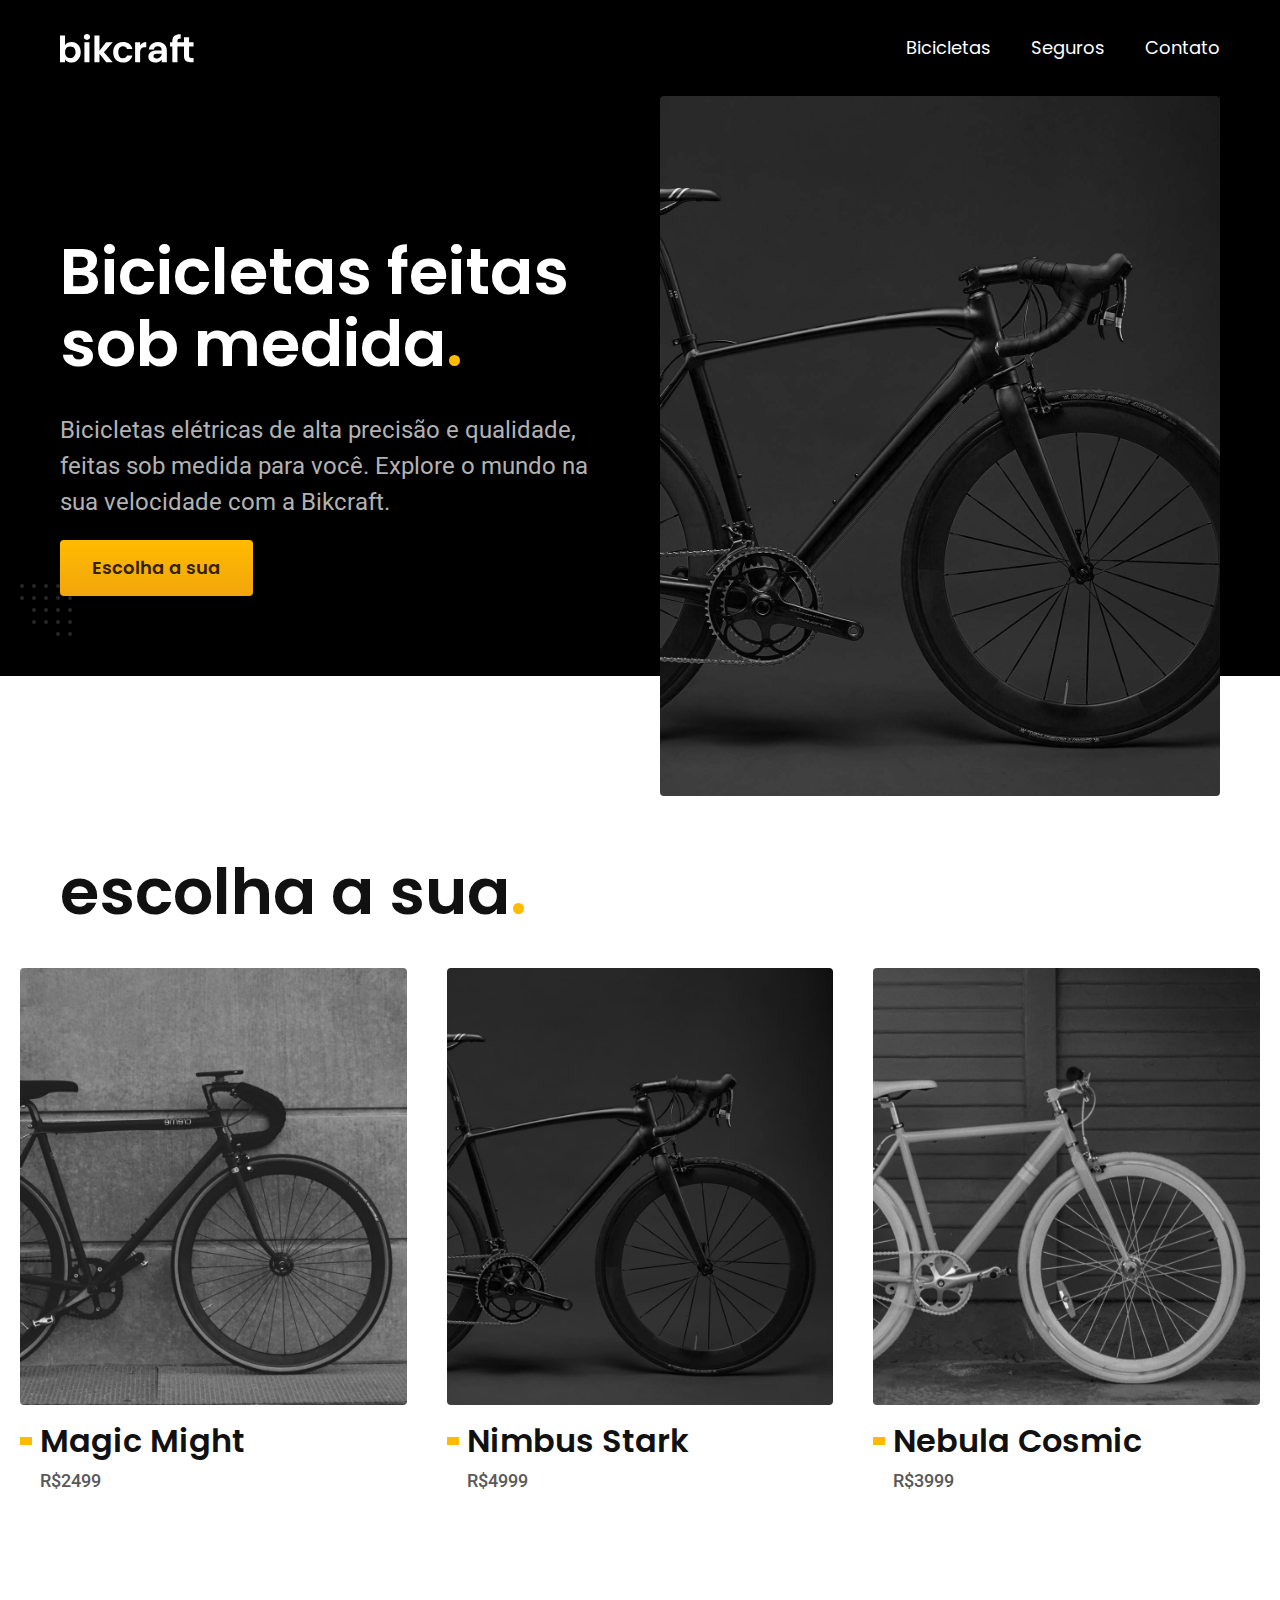
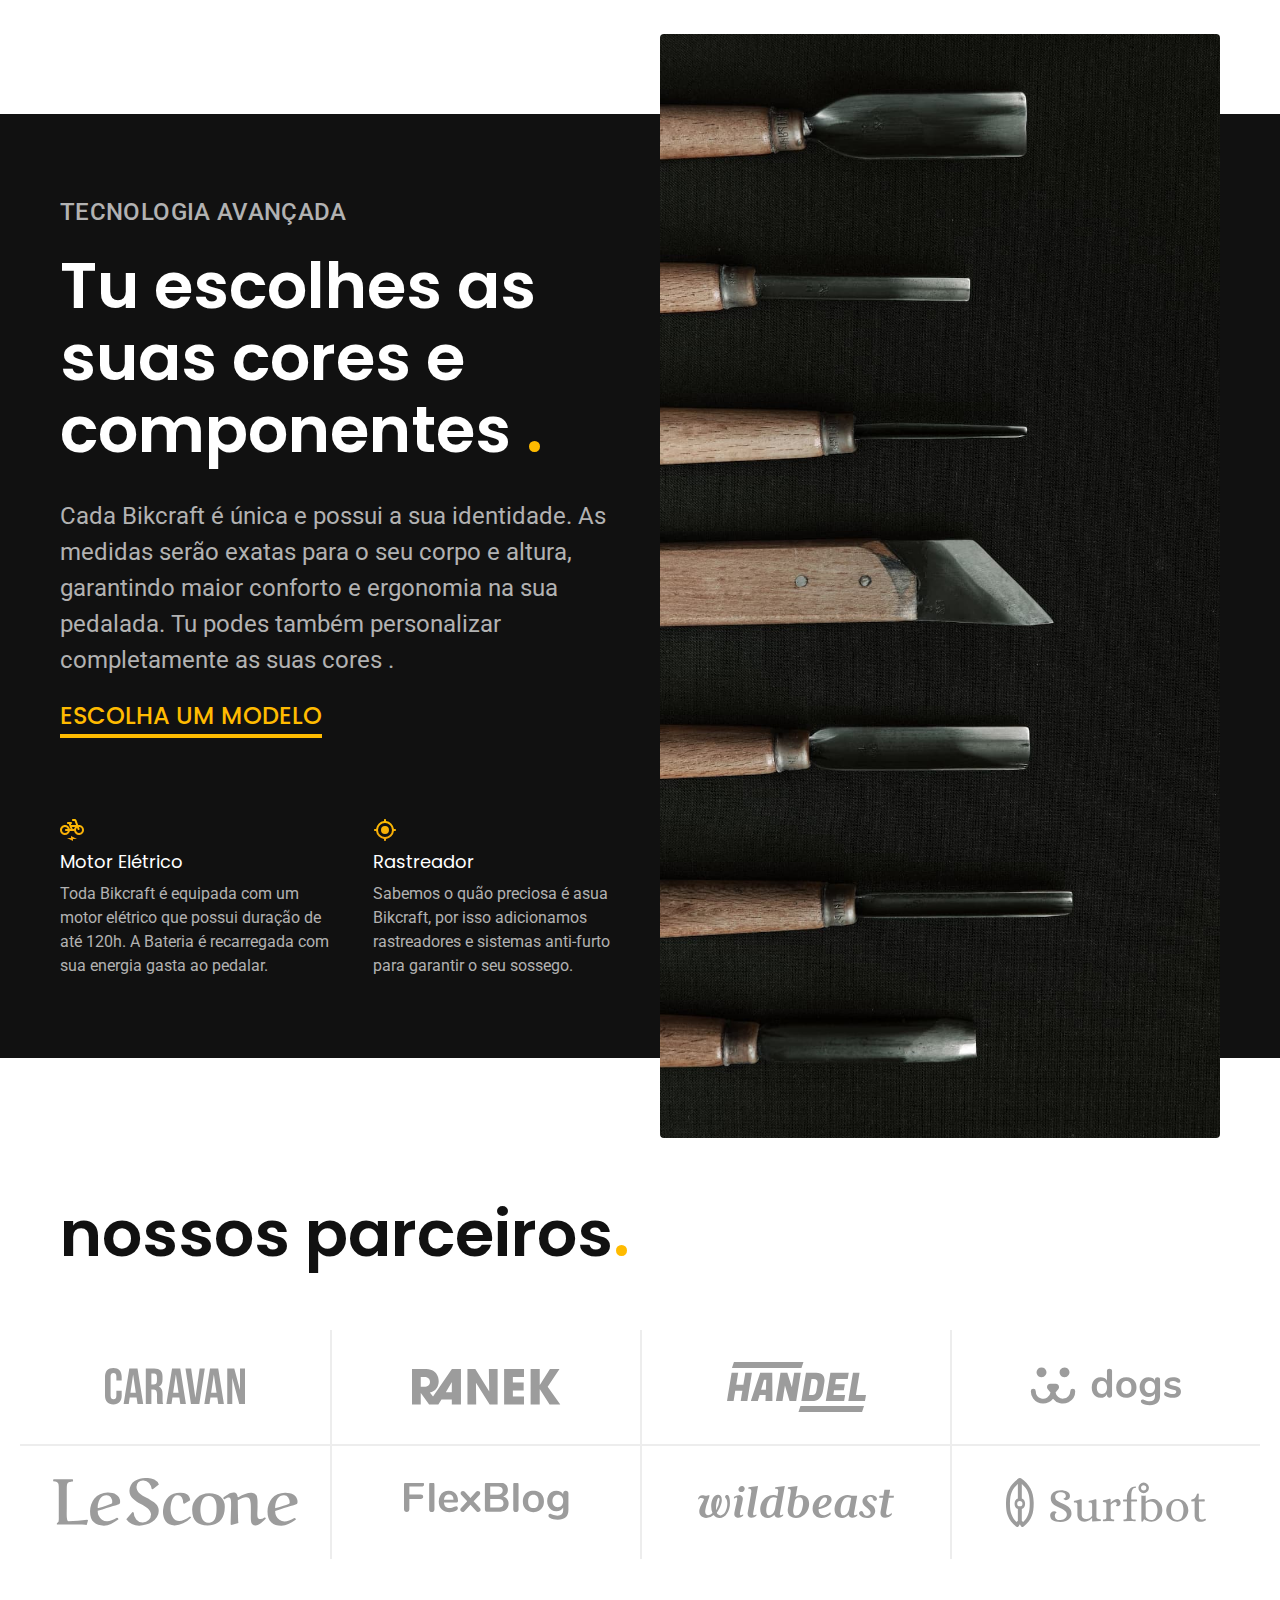
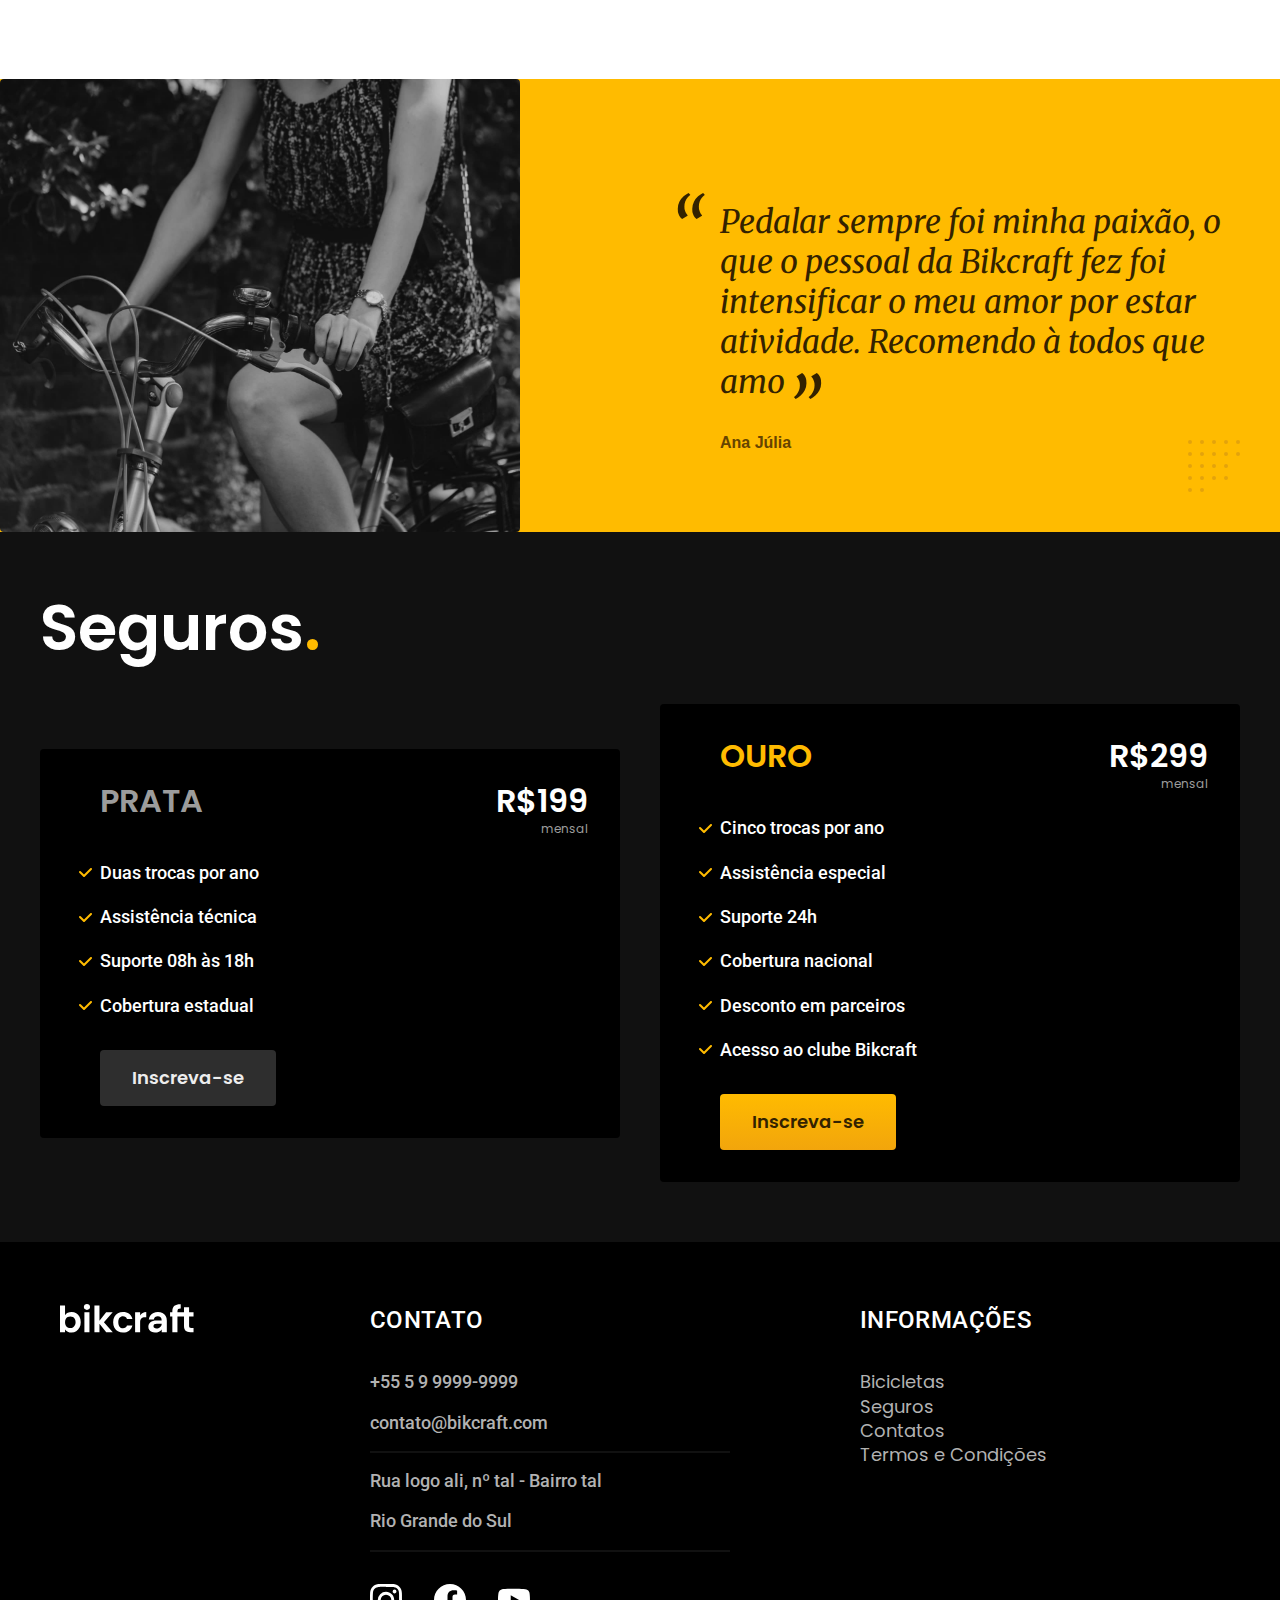
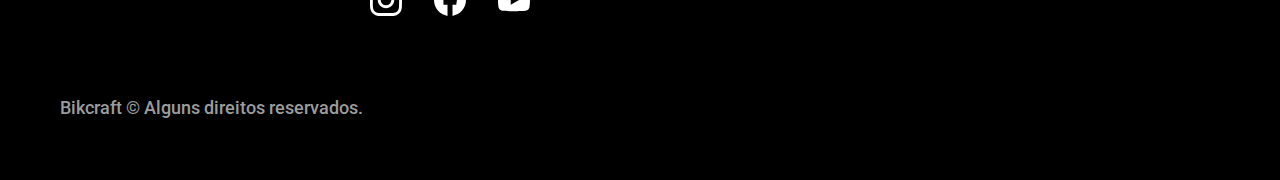
<file: index.html>
<!DOCTYPE html>
<html lang="pt-br">

<head>
  <meta charset="UTF-8">
  <meta http-equiv="X-UA-Compatible" content="IE=edge">
  <meta name="viewport" content="width=device-width, initial-scale=1.0">
  <meta name="description" content="Bicicletas elétricas de alta precisão e qualidade,  feitas sob medida para o cliente. Explore o mundo na sua velocidade com a Bikcraft.">

  <link rel="icon" href="./favicon.svg" type="image/svg+xml">
  <link rel="preload" href="./css/style.min.css" as="style">
  <link rel="stylesheet" href="./css/style.min.css">

  <link rel="preconnect" href="https://fonts.googleapis.com">
  <link rel="preconnect" href="https://fonts.gstatic.com" crossorigin>
  <link href="https://fonts.googleapis.com/css2?family=Merriweather:ital,wght@1,900&family=New+Tegomin&family=Poppins:ital,wght@0,400;1,500&family=Roboto:ital,wght@0,400;1,500&display=swap" rel="stylesheet">

  <script>document.documentElement.classList.add("js");</script>

  <title>Bikcraft - Bicicletas Elétricas</title>
</head>

<body>
  <header class="header-bg">
    <div class="header container">
      <a href="./">
        <img src="./img/bikcraft.svg" width="136" height="32" alt="Bikcraft" />
      </a>
      <nav aria-label="primária">
        <ul class="header-menu font-1-m cor-0">
          <li><a href="./bicicletas.html">Bicicletas</a></li>
          <li><a href="./seguros.html">Seguros</a></li>
          <li><a href="./contato.html">Contato</a></li>
        </ul>
      </nav>
    </div>
  </header>

  <main class="introducao-bg">
    <div class=" introducao container">
      <div class="introducao-conteudo">
        <h1 class="font-1-xxl cor-0 fadeInDown" data-anime="200">Bicicletas feitas sob medida<span class="cor-p1 ">.</span></h1>
        <p class="font-2-l cor-5 fadeInDown" data-anime="400">
          Bicicletas elétricas de alta precisão e qualidade, feitas sob medida para você. Explore o mundo na sua velocidade com a Bikcraft.
        </p>
        <a class="botao fadeInDown" href="./bicicletas.html" data-anime="600">Escolha a sua</a>
      </div>
      <picture data-anime="800">
        <source media="(max-width: 800px)" srcset="../img/bicicletas/nimbus.jpg">
        <img src="../img/fotos/introducao.jpg" width="1280" height="1600" alt="Bicicleta elétrica preta" />
      </picture>
    </div>
  </main>

  <article class="bicicletas-lista">
    <h2 class="font-1-xxl container">escolha a sua<span class="cor-p1 ">.</span></h2>

    <ul class="bicicletas-lista-itens">
      <li>
        <a href="./bicicletas/magic.html">
          <img src="./img/bicicletas/magic-home.jpg" width="920" height="1040" alt="Bicicleta preta " />
          <h3 class="font-1-xl">Magic Might</h3>
          <span class="font-2-m cor-8">R$2499</span>
        </a>
      </li>
      <li>
        <a href="./bicicletas/nimbus.html">
          <img src="./img/bicicletas/nimbus-home.jpg" width="920" height="1040" alt="Bicicleta preta " />
          <h3 class="font-1-xl">Nimbus Stark</h3>
          <span class="font-2-m cor-8">R$4999</span>
        </a>
      </li>
      <li>
        <a href="./bicicletas/nebula.html">
          <img src="./img/bicicletas/nebula-home.jpg" width="920" height="1040" alt="Bicicleta preta " />
          <h3 class="font-1-xl">Nebula Cosmic</h3>
          <span class="font-2-m cor-8">R$3999</span>
        </a>
      </li>
    </ul>
  </article>

  <article class="tecnologia-bg">
    <div class="tecnologia container">
      <div class="tecnologia-conteudo">
        <span class="font-2-l-b cor-5">Tecnologia Avançada</span>
        <h2 class="font-1-xxl cor-0">Tu escolhes as suas cores e componentes <span class="cor-p1">.</span></h2>
        <p class="font-2-l cor-5">
          Cada Bikcraft é única e possui a sua identidade. As medidas serão exatas para o seu corpo e altura, garantindo maior conforto e ergonomia na sua pedalada. Tu podes também personalizar completamente as suas cores <span>.</span>
        </p>
        <a class="link" href="./bicicletas.html">Escolha um modelo</a>
        <div class="tecnologia-vantagens">
          <div>
            <img src="./img/icones/eletrica.svg" width="24" height="24" alt="" />
            <h3 class="font-1-m cor-0">Motor Elétrico</h3>
            <p class="font-2-s cor-5">
              Toda Bikcraft é equipada com um motor elétrico que possui duração de até 120h. A Bateria é recarregada com sua energia gasta ao pedalar.
            </p>
          </div>
          <div>
            <img src="./img/icones/rastreador.svg" width="24" height="24" alt="" />
            <h3 class="font-1-m cor-0">Rastreador</h3>
            <p class="font-2-s cor-5">
              Sabemos o quão preciosa é asua Bikcraft, por isso adicionamos rastreadores e sistemas anti-furto para garantir o seu sossego.
            </p>
          </div>
        </div>
      </div>
      <div class="tecnologia-imagem">
        <img src="./img/fotos/tecnologia.jpg" width="1200" height="1920" alt="" />
      </div>
    </div>
  </article>

  <section class="parceiros" aria-label="Nossos parceiros">
    <h2 class="font-1-xxl container">nossos parceiros<span class="cor-p1 ">.</span></h2>

    <ul>
      <li><img src="./img/parceiros/caravan.svg" width="140" height="38" alt="caravan" /></li>
      <li><img src="./img/parceiros/ranek.svg" width="149" height="36" alt="ranek.svg" /></li>
      <li><img src="./img/parceiros/handel.svg" width="139" height="50" alt="handel.svg" /></li>
      <li><img src="./img/parceiros/dogs.svg" width="152" height="39" alt="dogs.svg" /></li>
      <li><img src="./img/parceiros/lescone.svg" width="1208 height=" 41" alt="lescone.svg" /></li>
      <li><img src="./img/parceiros/flexblog.svg" width="165" height="38" alt="flexblog.svg" /></li>
      <li><img src="./img/parceiros/wildbeast.svg" width="196" height="34" alt="wildbeast" /></li>
      <li><img src="./img/parceiros/surfbot.svg" width="200" height="49" alt="surfbot" /></li>
    </ul>
  </section>

  <section class="depoimento" aria-label="Depoimento">
    <div>
      <img src="./img/fotos/depoimento.jpg" width="1560" height="1360" alt="Pessoa pedalando uma bicicleta Bikcraft" />
    </div>
    <div class="depoimento-conteudo">
      <blockquote class="font-1-xl cor-p5">
        <p>
          Pedalar sempre foi minha paixão, o que o pessoal da Bikcraft fez foi intensificar o meu amor por estar atividade. Recomendo à todos que amo
        </p>
      </blockquote>
      <span class="font-1-m-b cor-p4">
        Ana Júlia
      </span>
    </div>
  </section>

  <article class="seguros-bg">
    <div class="seguros container">
      <h2 class="font-1-xxl cor-0">Seguros<span class="cor-p1">.</span></h2>
      <div class="seguros-item">
        <h3 class="font-1-xl cor-6">PRATA</h3>
        <span class="font-1-xl cor-0">R$199 <span class="font-1-xs cor-6">mensal</span></span>
        <ul class="font-2-m cor-0">
          <li>Duas trocas por ano</li>
          <li>Assistência técnica</li>
          <li>Suporte 08h às 18h</li>
          <li>Cobertura estadual</li>
        </ul>
        <a class="botao secundario" href="/orcamento.html">Inscreva-se</a>
      </div>
      <div class="seguros-item">
        <h3 class="font-1-xl cor-p1">OURO</h3>
        <span class="font-1-xl cor-0">R$299 <span class="font-1-xs cor-6">mensal</span></span>
        <ul class="font-2-m cor-0">
          <li>Cinco trocas por ano</li>
          <li>Assistência especial</li>
          <li>Suporte 24h</li>
          <li>Cobertura nacional</li>
          <li>Desconto em parceiros</li>
          <li>Acesso ao clube Bikcraft</li>
        </ul>
        <a class="botao" href="/orcamento.html">Inscreva-se</a>
      </div>
    </div>
  </article>

  <footer class="footer-bg">
    <div class="footer container">
      <img src="./img/bikcraft.svg" width="136" height="32" alt="Bikcraft" />
      <div class="footer-contato">
        <h3 class="font-2-l-b cor-0">Contato</h3>
        <ul class="font-2-m cor-5">
          <li><a href="tel:+5555999999999">+55 5 9 9999-9999</a></li>
          <li><a href="mailto:contato@bikcraft.com">contato@bikcraft.com</a></li>
          <li>Rua logo ali, nº tal - Bairro tal</li>
          <li>Rio Grande do Sul</li>
        </ul>
        <div class="footer-redes">
          <a href="./"><img src="./img/redes/instagram.svg" width="32" height="32" alt="Instagram" /></a>
          <a href="./"><img src="./img/redes/facebook.svg" width="32" height="32" alt="Facebook" /></a>
          <a href="./"><img src="./img/redes/youtube.svg" width="32" height="32" alt="YouTube" /></a>
        </div>
      </div>
      <div class="footer-informacoes">
        <h3 class="font-2-l-b cor-0">Informações</h3>
        <nav>
          <ul class="font-1-m cor-5">
            <li><a href="./bicicletas.html">Bicicletas</a></li>
            <li><a href="./seguros.html">Seguros</a></li>
            <li><a href="./contatos.html">Contatos</a></li>
            <li><a href="./termos.html">Termos e Condições</a></li>
          </ul>
        </nav>
      </div>
      <p class="footer-copy font-2-m cor-6">Bikcraft © Alguns direitos reservados.</p>
    </div>
  </footer>

  <script src="./js/plugins/simple-anime.js"></script>
  <script src="./js/script.js"></script>
</body>

</html>
</file>
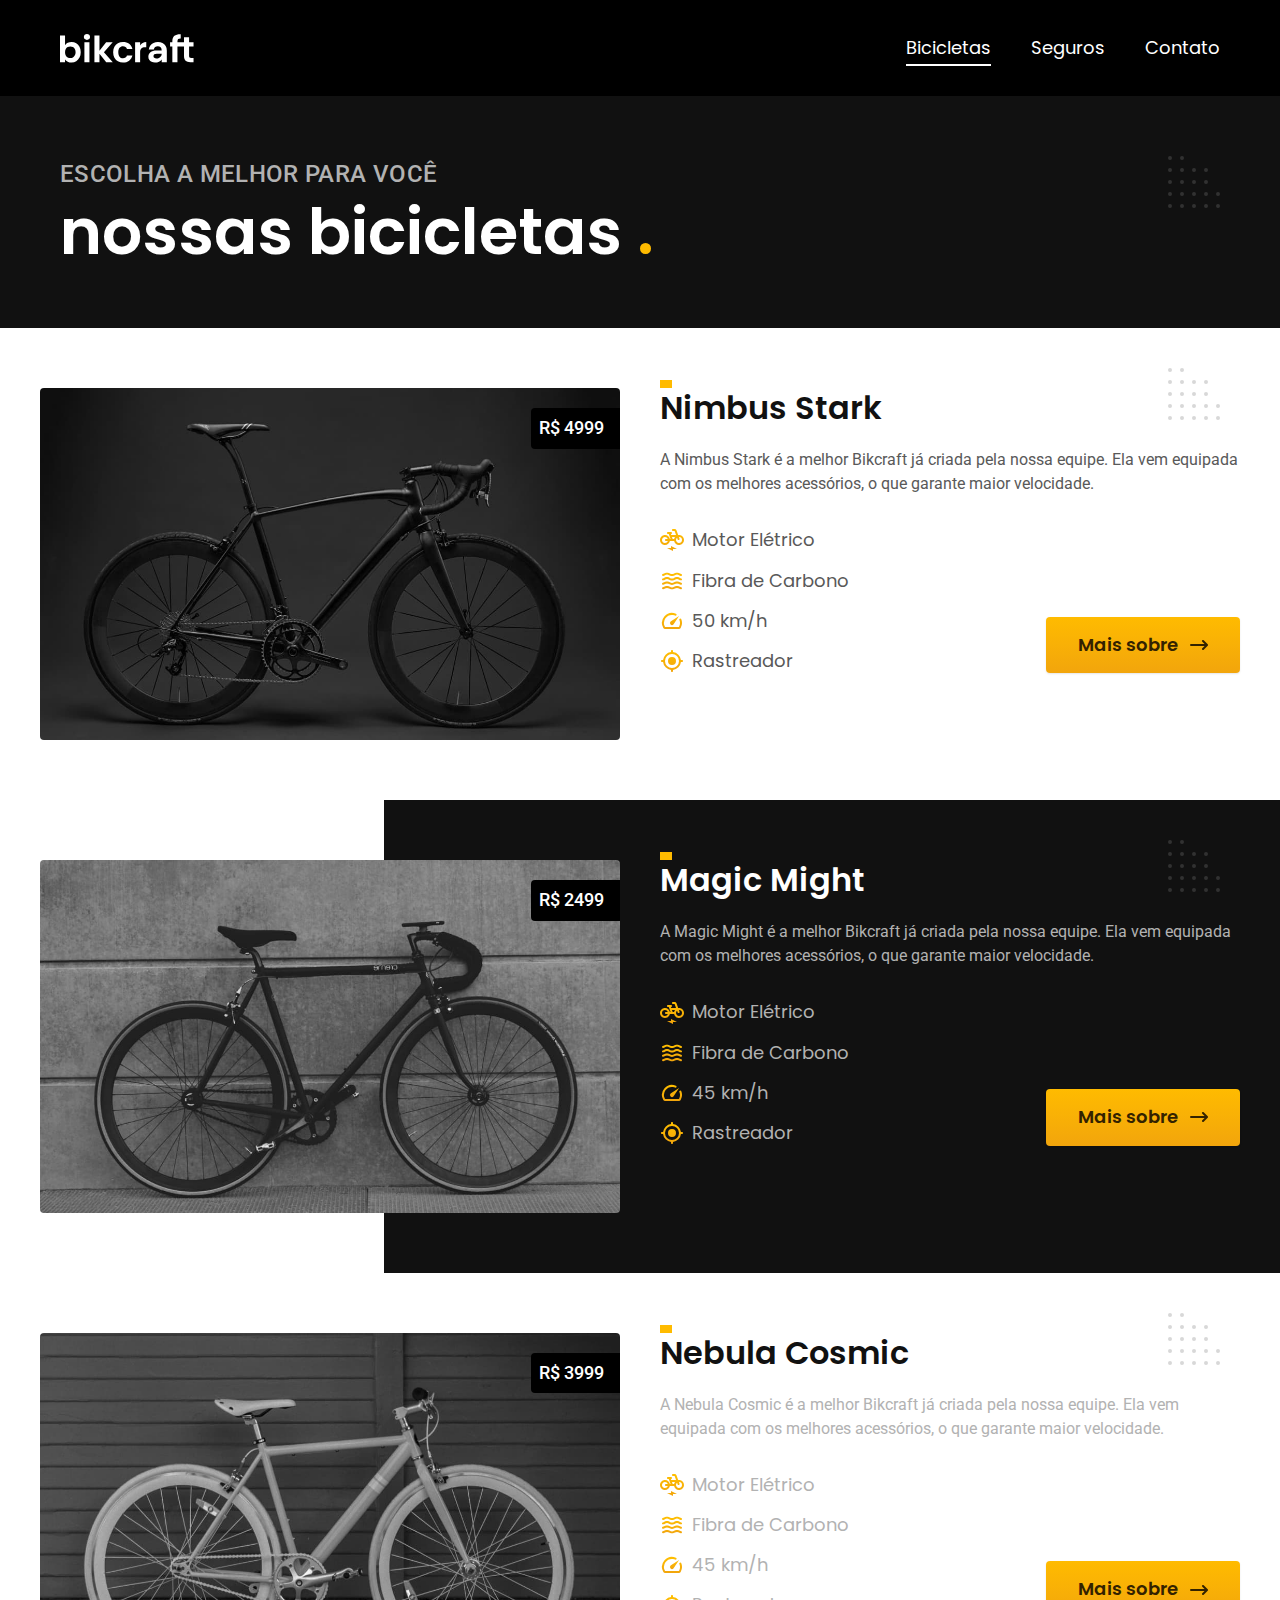
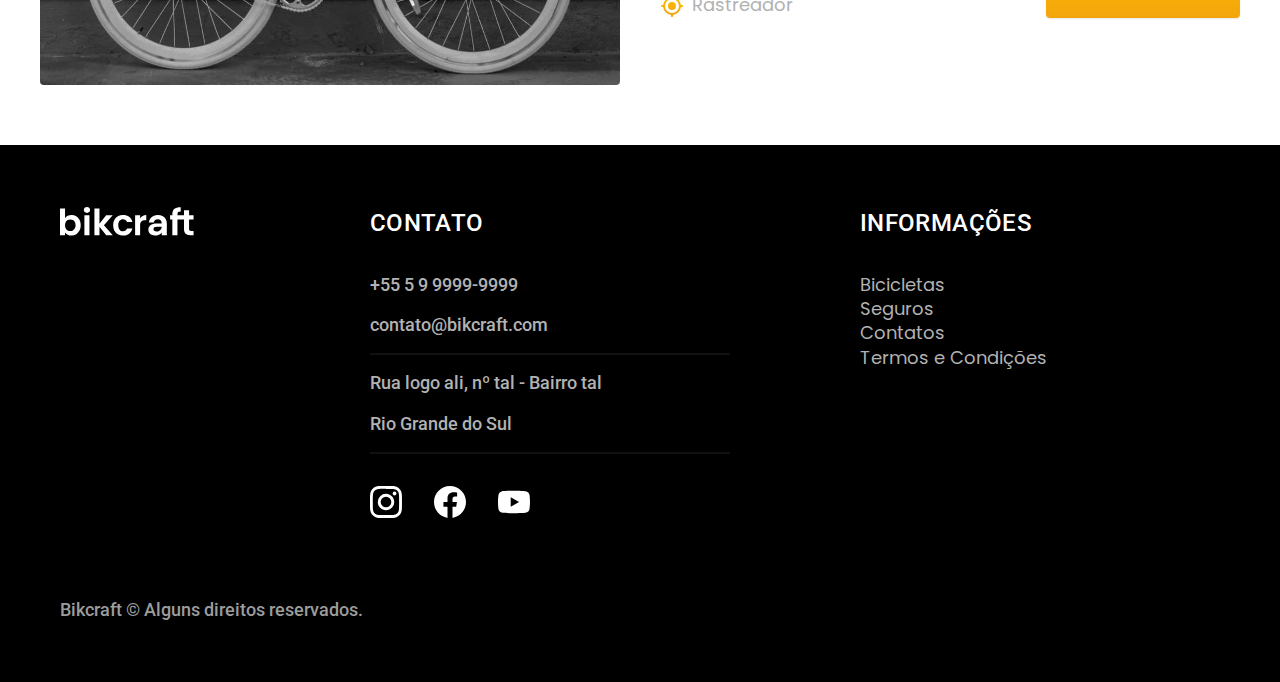
<file: bicicletas.html>
<!DOCTYPE html>
<html lang="pt-br">

<head>
  <meta charset="UTF-8">
  <meta http-equiv="X-UA-Compatible" content="IE=edge">
  <meta name="viewport" content="width=device-width, initial-scale=1.0">
  <meta name="description" content="Bicicletas.">


  <link rel="icon" href="./favicon.svg" type="image/svg+xml">
  <link rel="preload" href="./css/style.min.css" as="style">
  <link rel="stylesheet" href="./css/style.min.css">

  <link rel="preconnect" href="https://fonts.googleapis.com">
  <link rel="preconnect" href="https://fonts.gstatic.com" crossorigin>
  <link href="https://fonts.googleapis.com/css2?family=Merriweather:ital,wght@1,900&family=New+Tegomin&family=Poppins:ital,wght@0,400;1,500&family=Roboto:ital,wght@0,400;1,500&display=swap" rel="stylesheet">

  <script>document.documentElement.classList.add("js");</script>

  <title>Bicicletas | Bikcraft</title>
</head>

<body id="bicicletas">
  <header class="header-bg">
    <div class="header container">
      <a href="./">
        <img src="./img/bikcraft.svg" width="136" height="32" alt="Bikcraft" />
      </a>
      <nav aria-label="primária">
        <ul class="header-menu font-1-m cor-0">
          <li><a href="./bicicletas.html">Bicicletas</a></li>
          <li><a href="./seguros.html">Seguros</a></li>
          <li><a href="./contato.html">Contato</a></li>
        </ul>
      </nav>
    </div>
  </header>

  <main>
    <div class="titulo-bg">
      <div class="titulo container">
        <p class="font-2-l-b cor-5">Escolha a melhor para você</p>
        <h1 class="font-1-xxl cor-0">nossas bicicletas <span class="cor-p1">.</span></h1>
      </div>
    </div>

    <div class="bicicletas container">
      <div class="bicicletas-imagem">
        <img src="./img/bicicletas/nimbus.jpg" width="1120" height="680" alt="Bicicleta preta" />
        <span class="font-2-m cor-0">R$ 4999</span>
      </div>
      <div class="bicicletas-conteudo">
        <h2 class="font-1-xl">Nimbus Stark</h2>
        <p class="font-2-s cor-8">
          A Nimbus Stark é a melhor Bikcraft já criada pela nossa equipe. Ela vem equipada com os melhores acessórios, o que garante maior velocidade.
        </p>
        <ul class="font-1-m cor-8">
          <li>
            <img src="./img/icones/eletrica.svg" width="24" height="24" alt="" />
            Motor Elétrico
          </li>
          <li>
            <img src="./img/icones/carbono.svg" width="24" height="24" alt="" />
            Fibra de Carbono
          </li>
          <li>
            <img src="./img/icones/velocidade.svg" width="24" height="24" alt="" />
            50 km/h
          </li>
          <li>
            <img src="./img/icones/rastreador.svg" width="24" height="24" alt="" />
            Rastreador
          </li>
        </ul>
        <a class="botao seta" href="./bicicletas/nimbus.html">Mais sobre</a>
      </div>
    </div>

    <div class="bicicletas-bg">
      <div class="bicicletas container">
        <div class="bicicletas-imagem">
          <img src="./img/bicicletas/magic.jpg" width="1120" height="680" alt="Bicicleta preta" />
          <span class="font-2-m cor-0">R$ 2499</span>
        </div>
        <div class="bicicletas-conteudo">
          <h2 class="font-1-xl cor-0">Magic Might</h2>
          <p class="font-2-s cor-5">
            A Magic Might é a melhor Bikcraft já criada pela nossa equipe. Ela vem equipada com os melhores acessórios, o que garante maior velocidade.
          </p>
          <ul class="font-1-m cor-5">
            <li>
              <img src="./img/icones/eletrica.svg" width="24" height="24" alt="" />
              Motor Elétrico
            </li>
            <li>
              <img src="./img/icones/carbono.svg" width="24" height="24" alt="" />
              Fibra de Carbono
            </li>
            <li>
              <img src="./img/icones/velocidade.svg" width="24" height="24" alt="" />
              45 km/h
            </li>
            <li>
              <img src="./img/icones/rastreador.svg" width="24" height="24" alt="" />
              Rastreador
            </li>
          </ul>
          <a class="botao seta" href="./bicicletas/magic.html">Mais sobre</a>
        </div>
      </div>
    </div>

    <div class="bicicletas container">
      <div class="bicicletas-imagem">
        <img src="./img/bicicletas/nebula.jpg" width="1160" height="680" alt="Bicicleta preta" />
        <span class="font-2-m cor-0">R$ 3999</span>
      </div>
      <div class="bicicletas-conteudo">
        <h2 class="font-1-xl">Nebula Cosmic</h2>
        <p class="font-2-s cor-5">
          A Nebula Cosmic é a melhor Bikcraft já criada pela nossa equipe. Ela vem equipada com os melhores acessórios, o que garante maior velocidade.
        </p>
        <ul class="font-1-m cor-5">
          <li>
            <img src="./img/icones/eletrica.svg" width="24" height="24" alt="" />
            Motor Elétrico
          </li>
          <li>
            <img src="./img/icones/carbono.svg" width="24" height="24" alt="" />
            Fibra de Carbono
          </li>
          <li>
            <img src="./img/icones/velocidade.svg" width="24" height="24" alt="" />
            45 km/h
          </li>
          <li>
            <img src="./img/icones/rastreador.svg" width="24" height="24" alt="" />
            Rastreador
          </li>
        </ul>
        <a class="botao seta" href="./bicicletas/nebula.html">Mais sobre</a>
      </div>
    </div>


  </main>

  <footer class="footer-bg">
    <div class="footer container">
      <img src="./img/bikcraft.svg" width="136" height="32" alt="Bikcraft" />
      <div class="footer-contato">
        <h3 class="font-2-l-b cor-0">Contato</h3>
        <ul class="font-2-m cor-5">
          <li><a href="tel:+5555999999999">+55 5 9 9999-9999</a></li>
          <li><a href="mailto:contato@bikcraft.com">contato@bikcraft.com</a></li>
          <li>Rua logo ali, nº tal - Bairro tal</li>
          <li>Rio Grande do Sul</li>
        </ul>
        <div class="footer-redes">
          <a href="./"><img src="./img/redes/instagram.svg" width="32" height="32" alt="Instagram" /></a>
          <a href="./"><img src="./img/redes/facebook.svg" width="32" height="32" alt="Facebook" /></a>
          <a href="./"><img src="./img/redes/youtube.svg" width="32" height="32" alt="YouTube" /></a>
        </div>
      </div>
      <div class="footer-informacoes">
        <h3 class="font-2-l-b cor-0">Informações</h3>
        <nav>
          <ul class="font-1-m cor-5">
            <li><a href="./bicicletas.html">Bicicletas</a></li>
            <li><a href="./seguros.html">Seguros</a></li>
            <li><a href="./contatos.html">Contatos</a></li>
            <li><a href="./termos.html">Termos e Condições</a></li>
          </ul>
        </nav>
      </div>
      <p class="footer-copy font-2-m cor-6">Bikcraft © Alguns direitos reservados.</p>
    </div>
  </footer>

  <script src="./js/script.js"></script>
</body>

</html>
</file>
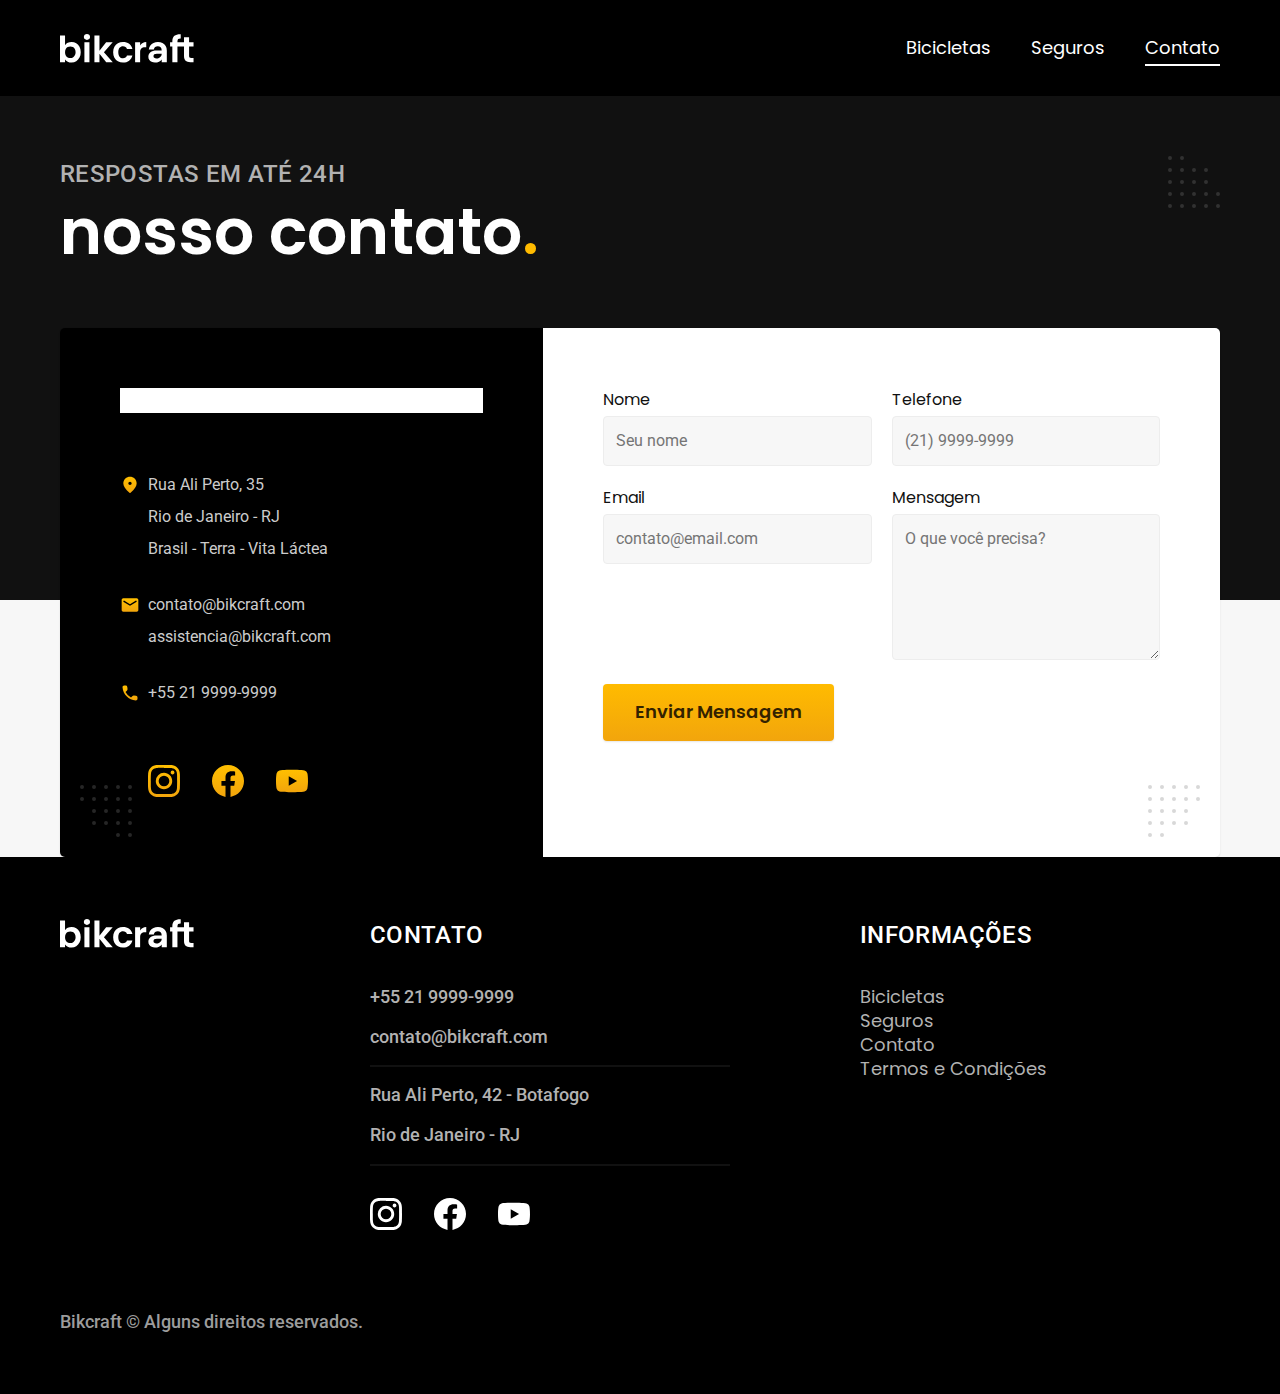
<file: contato.html>
<!DOCTYPE html>
<html lang="pt-br">

<head>
  <meta charset="UTF-8">
  <meta name="viewport" content="width=device-width, initial-scale=1.0">


  <link rel="icon" href="./favicon.svg" type="image/svg+xml">
  <link rel="preload" href="./css/style.min.css" as="style">
  <link rel="stylesheet" href="./css/style.min.css">

  <meta name="description" content="Contato.">
  <link rel="preconnect" href="https://fonts.googleapis.com">
  <link rel="preconnect" href="https://fonts.gstatic.com" crossorigin>
  <link href="https://fonts.googleapis.com/css2?family=Merriweather:ital,wght@1,900&family=New+Tegomin&family=Poppins:ital,wght@0,400;1,500&family=Roboto:ital,wght@0,400;1,500&display=swap" rel="stylesheet">

  <script>document.documentElement.classList.add("js");</script>

  <title>Contato | Bikcraft</title>
</head>

<body id="contato">
  <header class="header-bg">
    <div class="header container">
      <a href="./">
        <img src="./img/bikcraft.svg" width="136" height="32" alt="Bikcraft">
      </a>

      <nav aria-label="primaria">
        <ul class="header-menu font-1-m cor-0">
          <li><a href="./bicicletas.html">Bicicletas</a></li>
          <li><a href="./seguros.html">Seguros</a></li>
          <li><a href="./contato.html">Contato</a></li>
        </ul>
      </nav>
    </div>
  </header>

  <main>
    <div class="titulo-bg">
      <div class="titulo container">
        <p class="font-2-l-b cor-5">Respostas em até 24h</p>
        <h1 class="font-1-xxl cor-0">nosso contato<span class="cor-p1">.</span></h1>
      </div>
    </div>

    <div class="contato container">
      <section class="contato-dados" aria-label="Endereço">
        <h2 class="font-1-m cor-0">Loja Online</h2>
        <div class="contato-endereco font-2-s cor-4">
          <p>Rua Ali Perto, 35</p>
          <p>Rio de Janeiro - RJ</p>
          <p>Brasil - Terra - Vita Láctea</p>
        </div>
        <address class="contato-meios font-2-s cor-4">
          <a href="mailto:contato@bikcraft.com">contato@bikcraft.com</a>
          <a href="mailto:assistencia@bikcraft.com">assistencia@bikcraft.com</a>
          <a href="tel:+552199999999">+55 21 9999-9999</a>
        </address>
        <div class="contato-redes">
          <a href="./">
            <img src="./img/redes/instagram-p.svg" width="32" height="32" alt="Instagram">
          </a>
          <a href="./">
            <img src="./img/redes/facebook-p.svg" width="32" height="32" alt="Facebook">
          </a>
          <a href="./">
            <img src="./img/redes/youtube-p.svg" width="32" height="32" alt="Youtube">
          </a>
        </div>
      </section>
      <section class="contato-formulario" aria-label="Formulário">
        <form class="form" action="./contato.html">
          <div>
            <label for="nome">Nome</label>
            <input type="text" id="nome" name="nome" placeholder="Seu nome">
          </div>
          <div>
            <label for="telefone">Telefone</label>
            <input type="text" id="telefone" name="telefone" placeholder="(21) 9999-9999">
          </div>
          <div>
            <label for="email">Email</label>
            <input type="email" id="email" name="email" placeholder="contato@email.com">
          </div>
          <div>
            <label for="mensagem">Mensagem</label>
            <textarea rows="5" id="mensagem" name="mensagem" placeholder="O que você precisa?"></textarea>
          </div>
          <button class="botao">Enviar Mensagem</button>
        </form>
      </section>
    </div>
  </main>

  <footer class="footer-bg">
    <div class="footer container">
      <img src="./img/bikcraft.svg" width="136" height="32" alt="Bikcraft">
      <div class="footer-contato">
        <h3 class="font-2-l-b cor-0">Contato</h3>
        <ul class="font-2-m cor-5">
          <li><a href="tel:+552199999999">+55 21 9999-9999</a></li>
          <li><a href="mailto:contato@bikcraft.com">contato@bikcraft.com</a></li>
          <li>Rua Ali Perto, 42 - Botafogo</li>
          <li>Rio de Janeiro - RJ</li>
        </ul>
        <div class="footer-redes">
          <a href="./">
            <img src="./img/redes/instagram.svg" width="32" height="32" alt="Instagram">
          </a>
          <a href="./">
            <img src="./img/redes/facebook.svg" width="32" height="32" alt="Facebook">
          </a>
          <a href="./">
            <img src="./img/redes/youtube.svg" width="32" height="32" alt="Youtube">
          </a>
        </div>
      </div>
      <div class="footer-informacoes">
        <h3 class="font-2-l-b cor-0">Informações</h3>
        <nav>
          <ul class="font-1-m cor-5">
            <li><a href="./bicicletas.html">Bicicletas</a></li>
            <li><a href="./seguros.html">Seguros</a></li>
            <li><a href="./contato.html">Contato</a></li>
            <li><a href="./termos.html">Termos e Condições</a></li>
          </ul>
        </nav>
      </div>
      <p class="footer-copy font-2-m cor-6">Bikcraft © Alguns direitos reservados.</p>
    </div>
  </footer>

  <script src="./js/script.js"></script>
</body>

</html>
</file>
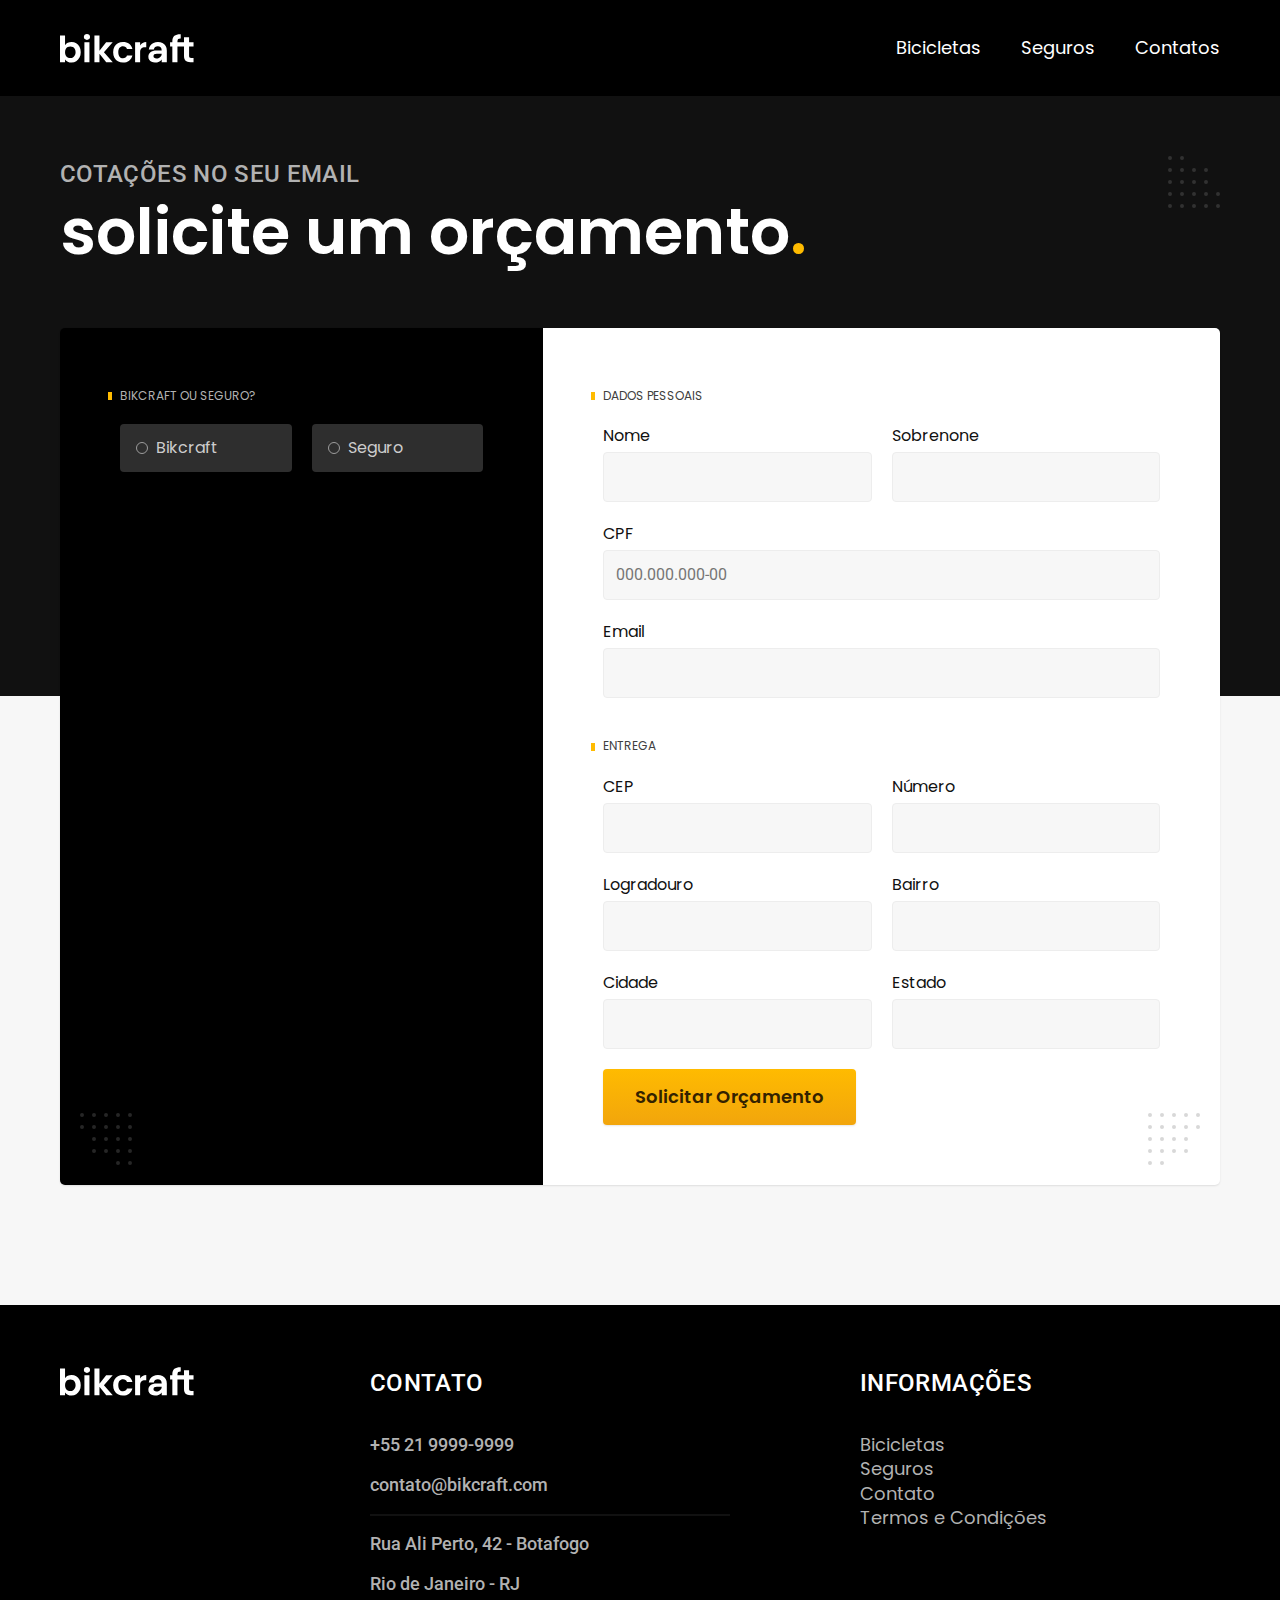
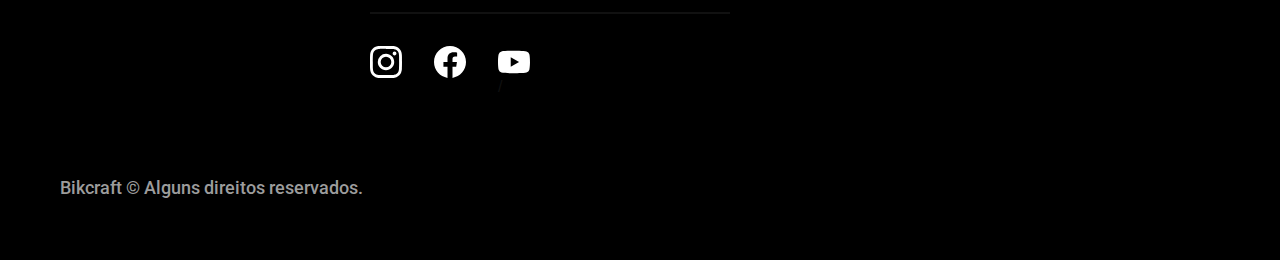
<file: orcamento.html>
<!DOCTYPE html>
<html lang="pt-br">

<head>
  <meta charset="UTF-8">
  <meta name="viewport" content="width=device-width, initial-scale=1.0">
  <meta name="description" content="Orçamento.">


  <link rel="icon" href="./favicon.svg" type="image/svg+xml">
  <link rel="preload" href="./css/style.min.css" as="style">
  <link rel="stylesheet" href="./css/style.min.css">

  <link rel="preconnect" href="https://fonts.googleapis.com">
  <link rel="preconnect" href="https://fonts.gstatic.com" crossorigin>
  <link href="https://fonts.googleapis.com/css2?family=Merriweather:ital,wght@1,900&family=New+Tegomin&family=Poppins:ital,wght@0,400;1,500&family=Roboto:ital,wght@0,400;1,500&display=swap" rel="stylesheet">

  <script>document.documentElement.classList.add("js");</script>

  <title>Orçamento | Bikcraft</title>
</head>

<body id="orcamento">
  <header class="header-bg">
    <div class="header container">
      <a href="./">
        <img src="./img/bikcraft.svg" width="136" height="32" alt="Bikcraft" />
      </a>
      <nav aria-label="primaria">
        <ul class="header-menu font-1-m cor-0">
          <li><a href="./bicicletas.html">Bicicletas</a></li>
          <li><a href="./seguros.html">Seguros</a></li>
          <li><a href="./contato.html">Contatos</a></li>
        </ul>
      </nav>
    </div>
  </header>

  <main id="orcamento">
    <div class="titulo-bg">
      <div class="titulo container">
        <p class="font-2-l-b cor-5">Cotações no seu email</p>
        <h1 class="font-1-xxl cor-0">solicite um orçamento<span class="cor-p1">.</span></h1>
      </div>
    </div>

    <form class="orcamento container" action="./">
      <div class="orcamento-produto">
        <h2 class="font-1-xs cor-5">Bikcraft ou Seguro?</h2>

        <input type="radio" name="tipo" value="bikcraft" id="bikcraft" />
        <label for="bikcraft">Bikcraft</label>

        <input type="radio" name="tipo" value="seguro" id="seguro" />
        <label for="seguro">Seguro</label>

        <div class="orcamento-conteudo" id="orcamento-bikcraft">
          <h2 class="font-1-xs cor-5">Escolha a sua</h2>

          <input type="radio" name="produto" value="nimbus" id="nimbus" />
          <label for="nimbus">Nimbus Stark <span>R$4999</span></label>
          <div class="orcamento-detalhes">
            <ul class="font-1-xs cor-8">
              <li><img src="./img/icones/eletrica.svg" width="24" height="24" alt="" />Motor Elétrico</li>
              <li><img src="./img/icones/carbono.svg" width="24" height="24" alt="" />Fibra de Carbono</li>
              <li><img src="./img/icones/velocidade.svg" width="24" height="24" alt="" />50 km/h</li>
              <li><img src="./img/icones/rastreador.svg" width="24" height="24" alt="" />Rastreador</li>
            </ul>
            <img src="./img/bicicletas/nimbus.jpg" width="1120" height="680" alt="Bicicleta preta">
          </div>

          <input type="radio" name="produto" value="magic" id="magic" />
          <label for="magic">Magic Might <span>R$2499</span></label>
          <div class="orcamento-detalhes">
            <ul class="font-1-xs cor-8">
              <li><img src="./img/icones/eletrica.svg" width="24" height="24" alt="" />Motor Elétrico</li>
              <li><img src="./img/icones/carbono.svg" width="24" height="24" alt="" />Fibra de Carbono</li>
              <li><img src="./img/icones/velocidade.svg" width="24" height="24" alt="" />45 km/h</li>
              <li><img src="./img/icones/rastreador.svg" width="24" height="24" alt="" />Rastreador</li>
            </ul>
            <img src="./img/bicicletas/magic.jpg" width="1120" height="680" alt="Bicicleta preta" />
          </div>
          <input type="radio" name="produto" value="nebula" id="nebula" />
          <label for="nebula">Nebula Cosmic <span>R$3999</span></label>
          <div class="orcamento-detalhes">
            <ul class="font-1-xs cor-8">
              <li><img src="./img/icones/eletrica.svg" width="24" height="24" alt="" />Motor Elétrico</li>
              <li><img src="./img/icones/carbono.svg" width="24" height="24" alt="" />Fibra de Carbono</li>
              <li><img src="./img/icones/velocidade.svg" width="24" height="24" alt="" />45 km/h</li>
              <li><img src="./img/icones/rastreador.svg" width="24" height="24" alt="" />Rastreador</li>
            </ul>
            <img src="./img/bicicletas/nebula.jpg" width="1120" height="680" alt="Bicicleta preta" />
          </div>
        </div>
        <div class="orcamento-conteudo" id="orcamento-seguro">
          <h2 class="font-1-xs cor-5">Escolha o plano</h2>

          <input type="radio" name="produto" value="prata" id="prata" />
          <label for="prata">Prata <span>R$199</span></label>

          <input type="radio" name="produto" value="ouro" id="ouro" />
          <label for="ouro">Ouro <span>R$299</span></label>
        </div>
      </div>
      <div class="orcamento-dados form">
        <h2 class="font-1-xs cor-9 col-2">Dados Pessoais</h2>
        <div>
          <label for="nome">Nome</label>
          <input type="text" id="nome" name="nome">
        </div>
        <div>
          <label for="sobrenone">Sobrenone</label>
          <input type="text" id="sobrenone" name="sobrenone" />
        </div>
        <div class="col-2">
          <label for="cpf">CPF</label>
          <input type="text" id="cpf" name="cpf" placeholder="000.000.000-00" />
        </div>
        <div class="col-2">
          <label for="email">Email</label>
          <input type="email" id="email" name="email" />
        </div>
        <h2 class="font-1-xs cor-9 col-2">Entrega</h2>
        <div>
          <label for="cep">CEP</label>
          <input type="text" id="cep" name="cep" />
        </div>
        <div>
          <label for="numero">Número</label>
          <input type="text" id="numero" name="numero" />
        </div>
        <div>
          <label for="logradouro">Logradouro</label>
          <input type="text" id="logradouro" name="logradouro" />
        </div>
        <div>
          <label for="bairro">Bairro</label>
          <input type="text" id="bairro" name="bairro" />
        </div>
        <div>
          <label for="cidade">Cidade</label>
          <input type="text" id="cidade" name="cidade" />
        </div>
        <div>
          <label for="estado">Estado</label>
          <input type="text" id="estado" name="estado" />
        </div>
        <button class="botao col-2">Solicitar Orçamento</button>
      </div>
    </form>
  </main>

  <footer class="footer-bg">
    <div class="footer container">
      <img src="./img/bikcraft.svg" width="136" height="32" alt="Bikcraft" />
      <div class="footer-contato">
        <h3 class="font-2-l-b cor-0">Contato</h3>
        <ul class="font-2-m cor-5">
          <li><a href="tel:+552199999999">+55 21 9999-9999</a></li>
          <li><a href="mailto:contato@bikcraft.com">contato@bikcraft.com</a></li>
          <li>Rua Ali Perto, 42 - Botafogo</li>
          <li>Rio de Janeiro - RJ</li>
        </ul>
        <div class="footer-redes">
          <a href="./">
            <img src="./img/redes/instagram.svg" width="32" height="32" alt="Instagram" />
          </a>
          <a href="./">
            <img src="./img/redes/facebook.svg" width="32" height="32" alt="Facebook" />
          </a>
          <a href="./">
            <img src="./img/redes/youtube.svg" width="32" height="32" alt="Youtube">/
          </a>
        </div>
      </div>
      <div class="footer-informacoes">
        <h3 class="font-2-l-b cor-0">Informações</h3>
        <nav>
          <ul class="font-1-m cor-5">
            <li><a href="./bicicletas.html">Bicicletas</a></li>
            <li><a href="./seguros.html">Seguros</a></li>
            <li><a href="./contato.html">Contato</a></li>
            <li><a href="./termos.html">Termos e Condições</a></li>
          </ul>
        </nav>
      </div>
      <p class="footer-copy font-2-m cor-6">Bikcraft © Alguns direitos reservados.</p>
    </div>
  </footer>

  <script src="./js/script.js"></script>
</body>

</html>
</file>
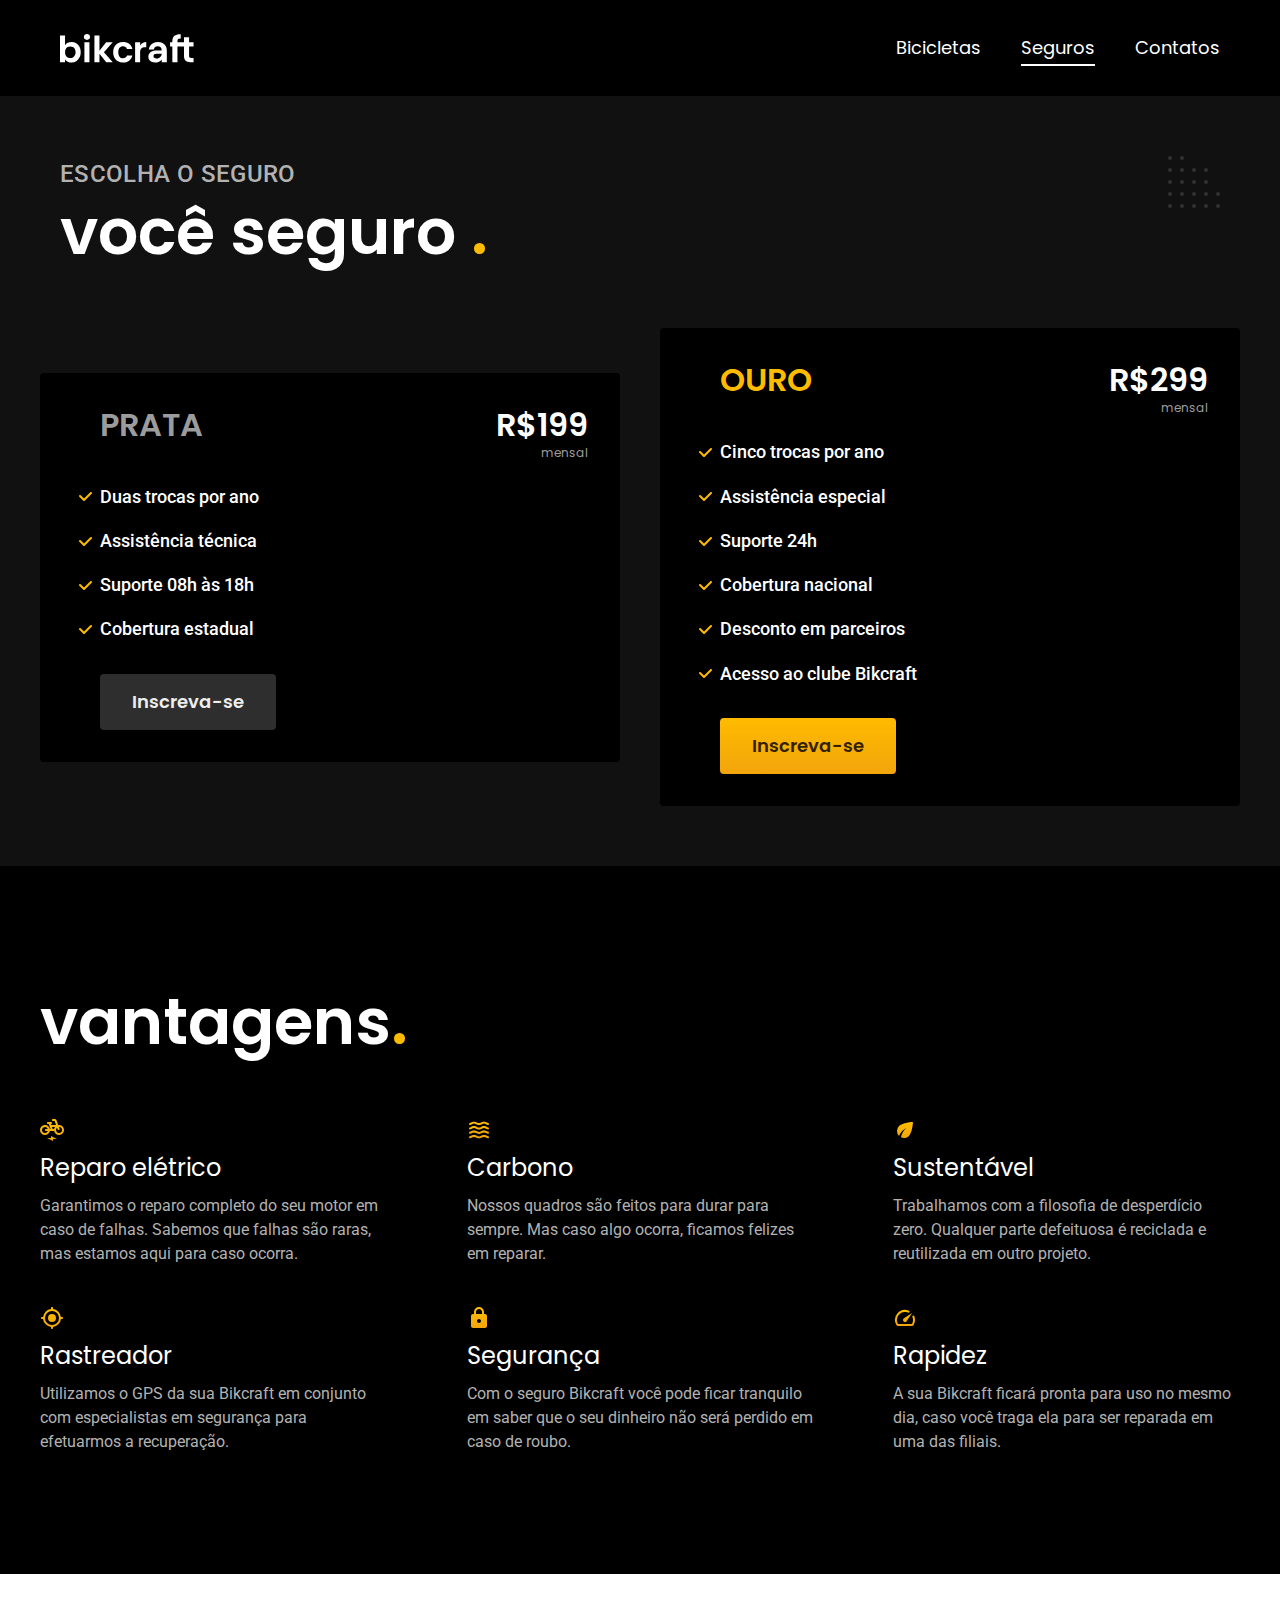
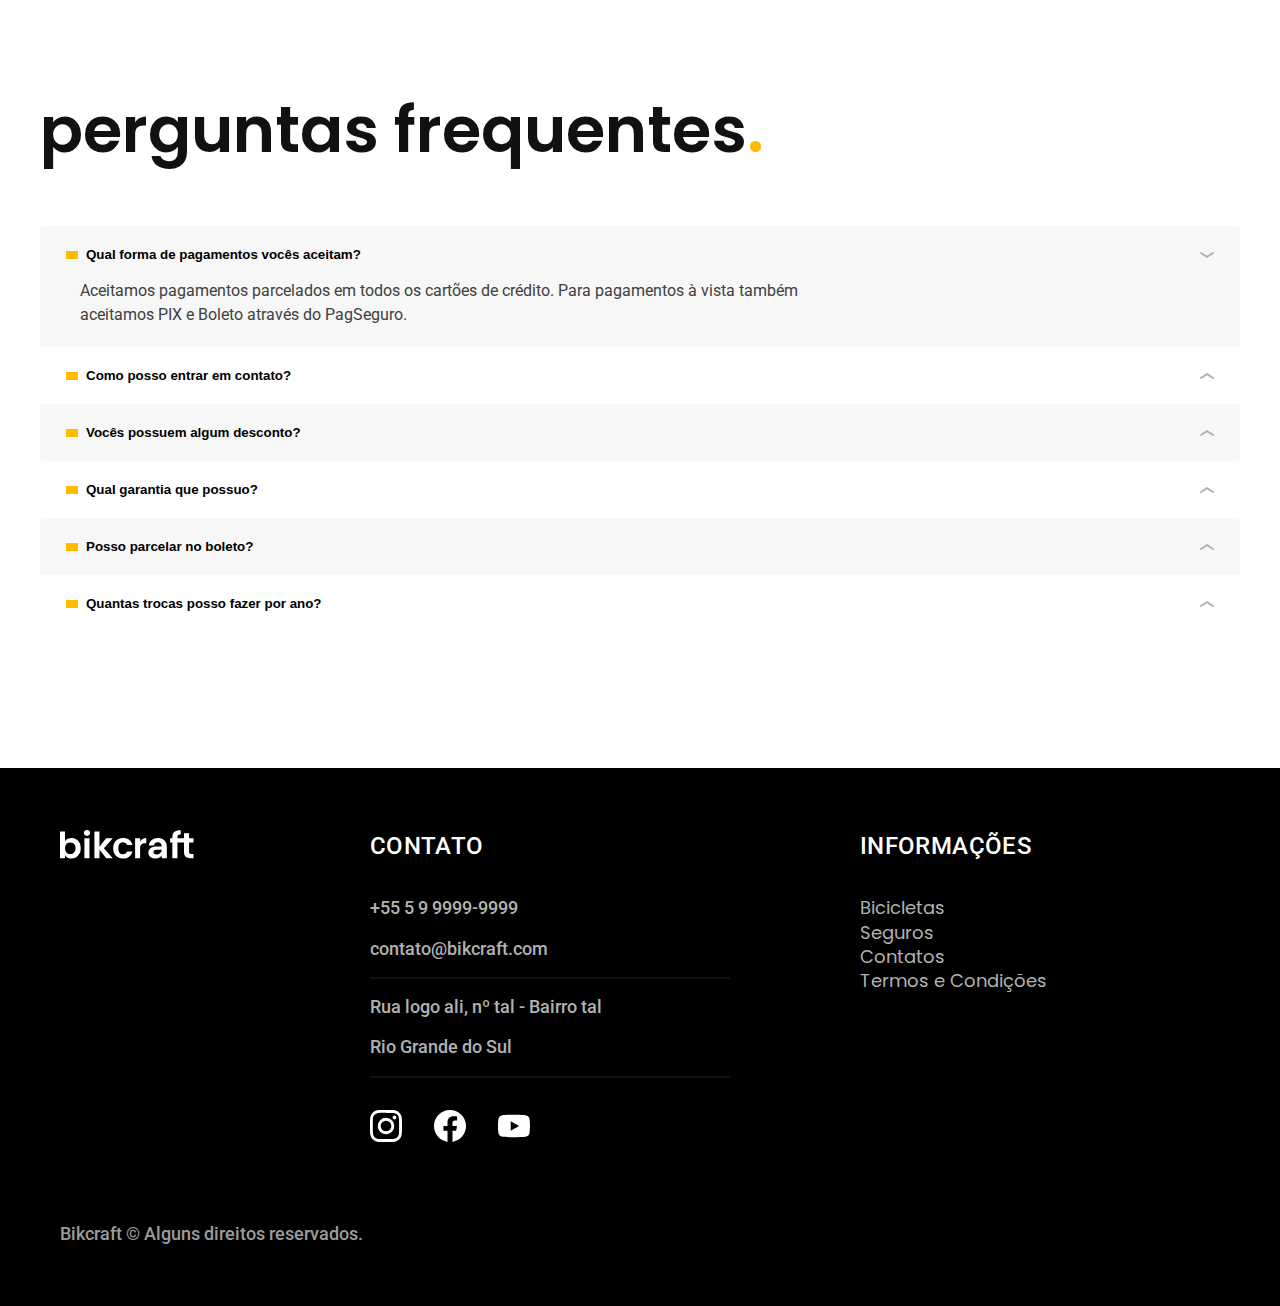
<file: seguros.html>
<!DOCTYPE html>
<html lang="pt-br">

<head>
  <meta charset="UTF-8">
  <meta http-equiv="X-UA-Compatible" content="IE=edge">
  <meta name="viewport" content="width=device-width, initial-scale=1.0">
  <meta name="description" content="Seguros.">


  <link rel="icon" href="./favicon.svg" type="image/svg+xml">
  <link rel="preload" href="./css/style.min.css" as="style">
  <link rel="stylesheet" href="./css/style.min.css">

  <link rel="preconnect" href="https://fonts.googleapis.com">
  <link rel="preconnect" href="https://fonts.gstatic.com" crossorigin>
  <link href="https://fonts.googleapis.com/css2?family=Merriweather:ital,wght@1,900&family=New+Tegomin&family=Poppins:ital,wght@0,400;1,500&family=Roboto:ital,wght@0,400;1,500&display=swap" rel="stylesheet">

  <script>document.documentElement.classList.add("js");</script>

  <title>Seguros | Bikcraft</title>
</head>

<body id="seguros">
  <header class="header-bg">
    <div class="header container">
      <a href="./">
        <img src="./img/bikcraft.svg" width="136" height="32" alt="Bikcraft" />
      </a>
      <nav aria-label="primária">
        <ul class="header-menu font-1-m cor-0">
          <li><a href="./bicicletas.html">Bicicletas</a></li>
          <li><a href="./seguros.html">Seguros</a></li>
          <li><a href="./contato.html">Contatos</a></li>
        </ul>
      </nav>
    </div>
  </header>

  <main class="seguros-bg">
    <div class="titulo-bg">
      <div class="titulo container">
        <p class="font-2-l-b cor-5">ESCOLHA O SEGURO</p>
        <h1 class="font-1-xxl cor-0">você seguro <span class="cor-p1">.</span></h1>
      </div>
    </div>

    <div class="seguros container">
      <div class="seguros-item fadeInLeft" data-anime="200">
        <h3 class="font-1-xl cor-6">PRATA</h3>
        <span class="font-1-xl cor-0">R$199 <span class="font-1-xs cor-6">mensal</span></span>
        <ul class="font-2-m cor-0">
          <li>Duas trocas por ano</li>
          <li>Assistência técnica</li>
          <li>Suporte 08h às 18h</li>
          <li>Cobertura estadual</li>
        </ul>
        <a class="botao secundario" href="./orcamento.html?tipo=seguro&produto=prata">Inscreva-se</a>
      </div>
      <div class="seguros-item fadeInRight" data-anime="400">
        <h3 class="font-1-xl cor-p1">OURO</h3>
        <span class="font-1-xl cor-0">R$299 <span class="font-1-xs cor-6">mensal</span></span>
        <ul class="font-2-m cor-0">
          <li>Cinco trocas por ano</li>
          <li>Assistência especial</li>
          <li>Suporte 24h</li>
          <li>Cobertura nacional</li>
          <li>Desconto em parceiros</li>
          <li>Acesso ao clube Bikcraft</li>
        </ul>
        <a class="botao" href="/orcamento.html?tipo=seguro&produto=ouro"">Inscreva-se</a>
      </div>
    </div>
  </main>

 <article class=" vantagens-bg">
          <div class="vantagens container">
            <h2 class="font-1-xxl cor-0">vantagens<span class="cor-p1">.</span></h2>
            <ul>
              <li>
                <img src="./img/icones/eletrica.svg" width="24" height="24" alt="" />
                <h3 class="font-1-l cor-0">Reparo elétrico</h3>
                <p class="font-2-s cor-5">
                  Garantimos o reparo completo do seu motor em caso de falhas. Sabemos que falhas são raras, mas estamos aqui para caso ocorra.
                </p>
              </li>
              <li>
                <img src="./img/icones/carbono.svg" width="24" height="24" alt="" />
                <h3 class="font-1-l cor-0">Carbono</h3>
                <p class="font-2-s cor-5">
                  Nossos quadros são feitos para durar para sempre. Mas caso algo ocorra, ficamos felizes em reparar.
                </p>
              </li>
              <li>
                <img src="./img/icones/sustentavel.svg" width="24" height="24" alt="" />
                <h3 class="font-1-l cor-0">Sustentável</h3>
                <p class="font-2-s cor-5">
                  Trabalhamos com a filosofia de desperdício zero. Qualquer parte defeituosa é reciclada e reutilizada em outro projeto.
                </p>
              </li>
              <li>
                <img src="./img/icones/rastreador.svg" width="24" height="24" alt="" />
                <h3 class="font-1-l cor-0">Rastreador</h3>
                <p class="font-2-s cor-5">
                  Utilizamos o GPS da sua Bikcraft em conjunto com especialistas em segurança para efetuarmos a recuperação.
                </p>
              </li>
              <li>
                <img src="./img/icones/seguro.svg" width="24" height="24" alt="" />
                <h3 class="font-1-l cor-0">Segurança</h3>
                <p class="font-2-s cor-5">
                  Com o seguro Bikcraft você pode ficar tranquilo em saber que o seu dinheiro não será perdido em caso de roubo.
                </p>
              </li>
              <li>
                <img src="./img/icones/velocidade.svg" width="24" height="24" alt="" />
                <h3 class="font-1-l cor-0">Rapidez</h3>
                <p class="font-2-s cor-5">
                  A sua Bikcraft ficará pronta para uso no mesmo dia, caso você traga ela para ser reparada em uma das filiais.
                </p>
              </li>
            </ul>
          </div>
          </article>

          <article class="perguntas container">
            <h2 class="font-1-xxl">perguntas frequentes<span class="cor-p1">.</span></h2>
            <dl>
              <div>
                <dt><button class="font-1-m-b" aria-controls="p1" aria-expanded="true">Qual forma de pagamentos vocês aceitam?</button></dt>
                <dd id="p1" class="font-2-s cor-9 ativa">
                  Aceitamos pagamentos parcelados em todos os cartões de crédito. Para pagamentos à vista também aceitamos PIX e Boleto através do PagSeguro.
                </dd>
              </div>
              <div>
                <dt><button class="font-1-m-b" aria-controls="p2" aria-expanded="false">Como posso entrar em contato?</button></dt>
                <dd id="p2" class="font-2-s cor-9">
                  Aceitamos pagamentos parcelados em todos os cartões de crédito. Para pagamentos à vista também aceitamos PIX e Boleto através do PagSeguro.
                </dd>
              </div>
              <div>
                <dt><button class="font-1-m-b" aria-controls="p3" aria-expanded="false">Vocês possuem algum desconto?</button></dt>
                <dd id="p3" class="font-2-s cor-9">
                  Aceitamos pagamentos parcelados em todos os cartões de crédito. Para pagamentos à vista também aceitamos PIX e Boleto através do PagSeguro.
                </dd>
              </div>
              <div>
                <dt><button class="font-1-m-b" aria-controls="p4" aria-expanded="false">Qual garantia que possuo?</button></dt>
                <dd id="p4" class="font-2-s cor-9">
                  Aceitamos pagamentos parcelados em todos os cartões de crédito. Para pagamentos à vista também aceitamos PIX e Boleto através do PagSeguro.
                </dd>
              </div>
              <div>
                <dt><button class="font-1-m-b" aria-controls="p5" aria-expanded="false">Posso parcelar no boleto?</button></dt>
                <dd id="p5" class="font-2-s cor-9">
                  Aceitamos pagamentos parcelados em todos os cartões de crédito. Para pagamentos à vista também aceitamos PIX e Boleto através do PagSeguro.
                </dd>
              </div>
              <div>
                <dt><button class="font-1-m-b" aria-controls="p6" aria-expanded="false">Quantas trocas posso fazer por ano?</button></dt>
                <dd id="p6" class="font-2-s cor-9">
                  Aceitamos pagamentos parcelados em todos os cartões de crédito. Para pagamentos à vista também aceitamos PIX e Boleto através do PagSeguro.
                </dd>
              </div>
            </dl>
          </article>

          <footer class="footer-bg">
            <div class="footer container">
              <img src="./img/bikcraft.svg" width="136" height="32" alt="Bikcraft" />
              <div class="footer-contato">
                <h3 class="font-2-l-b cor-0">Contato</h3>
                <ul class="font-2-m cor-5">
                  <li><a href="tel:+5555999999999">+55 5 9 9999-9999</a></li>
                  <li><a href="mailto:contato@bikcraft.com">contato@bikcraft.com</a></li>
                  <li>Rua logo ali, nº tal - Bairro tal</li>
                  <li>Rio Grande do Sul</li>
                </ul>
                <div class="footer-redes">
                  <a href="./"><img src="./img/redes/instagram.svg" width="32" height="32" alt="Instagram" /></a>
                  <a href="./"><img src="./img/redes/facebook.svg" width="32" height="32" alt="Facebook" /></a>
                  <a href="./"><img src="./img/redes/youtube.svg" width="32" height="32" alt="YouTube" /></a>
                </div>
              </div>
              <div class="footer-informacoes">
                <h3 class="font-2-l-b cor-0">Informações</h3>
                <nav>
                  <ul class="font-1-m cor-5">
                    <li><a href="./bicicletas.html">Bicicletas</a></li>
                    <li><a href="./seguros.html">Seguros</a></li>
                    <li><a href="./contatos.html">Contatos</a></li>
                    <li><a href="./termos.html">Termos e Condições</a></li>
                  </ul>
                </nav>
              </div>
              <p class="footer-copy font-2-m cor-6">Bikcraft © Alguns direitos reservados.</p>
            </div>
          </footer>

          <script src="./js/plugins/simple-anime.js"></script>
          <script src="./js/script.js"></script>
</body>

</html>
</file>
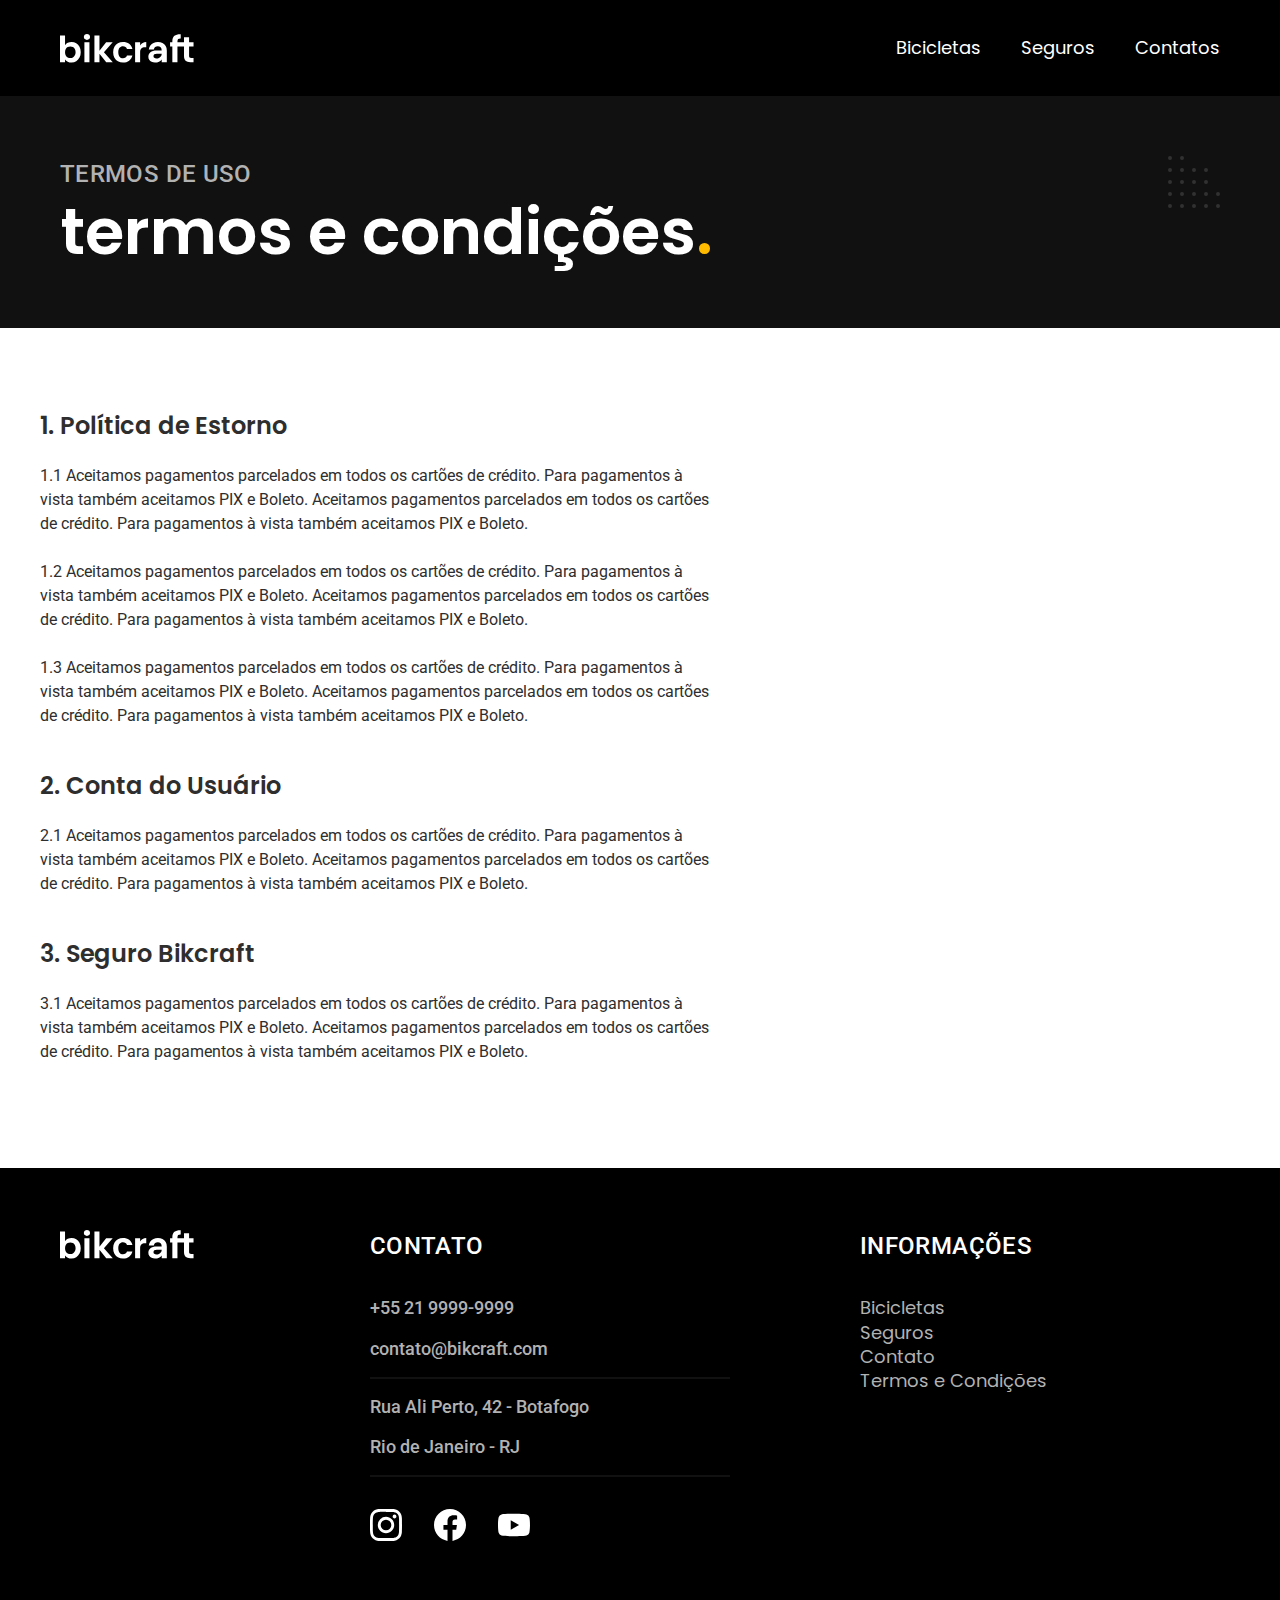
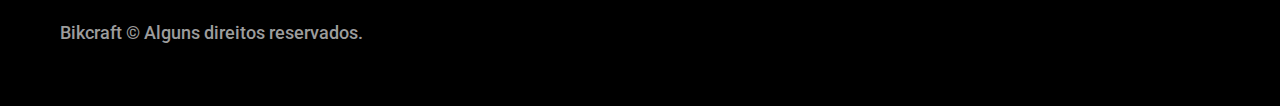
<file: termos.html>
<!DOCTYPE html>
<html lang="pt-br">

<head>
  <meta charset="UTF-8">
  <meta name="viewport" content="width=device-width, initial-scale=1.0">
  <meta name="description" content="Termos e condições.">


  <link rel="icon" href="./favicon.svg" type="image/svg+xml">
  <link rel="preload" href="./css/style.min.css" as="style">
  <link rel="stylesheet" href="./css/style.min.css">

  <link rel="preconnect" href="https://fonts.googleapis.com">
  <link rel="preconnect" href="https://fonts.gstatic.com" crossorigin>
  <link href="https://fonts.googleapis.com/css2?family=Merriweather:ital,wght@1,900&family=New+Tegomin&family=Poppins:ital,wght@0,400;1,500&family=Roboto:ital,wght@0,400;1,500&display=swap" rel="stylesheet">

  <script>document.documentElement.classList.add("js");</script>

  <title>Termos e Condições | Bikcraft</title>

</head>

<body id="termos">
  <header class="header-bg">
    <div class="header container">
      <a href="./">
        <img src="./img/bikcraft.svg" alt="Bikcraft">
      </a>

      <nav aria-label="primaria">
        <ul class="header-menu font-1-m cor-0">
          <li><a href="./bicicletas.html">Bicicletas</a></li>
          <li><a href="./seguros.html">Seguros</a></li>
          <li><a href="./contato.html">Contatos</a></li>
        </ul>
      </nav>
    </div>
  </header>

  <main>
    <div class="titulo-bg">
      <div class="titulo container">
        <p class="font-2-l-b cor-5">Termos de uso</p>
        <h1 class="font-1-xxl cor-0">termos e condições<span class="cor-p1">.</span></h1>
      </div>
    </div>

    <div class="termos font-2-s cor-10 container">
      <h2 class="font-1-l cor-11">1. Política de Estorno</h2>
      <p>1.1 Aceitamos pagamentos parcelados em todos os cartões de crédito. Para pagamentos à vista também aceitamos PIX e Boleto. Aceitamos pagamentos parcelados em todos os cartões de crédito. Para pagamentos à vista também aceitamos PIX e Boleto.</p>
      <p>1.2 Aceitamos pagamentos parcelados em todos os cartões de crédito. Para pagamentos à vista também aceitamos PIX e Boleto. Aceitamos pagamentos parcelados em todos os cartões de crédito. Para pagamentos à vista também aceitamos PIX e Boleto.</p>
      <p>1.3 Aceitamos pagamentos parcelados em todos os cartões de crédito. Para pagamentos à vista também aceitamos PIX e Boleto. Aceitamos pagamentos parcelados em todos os cartões de crédito. Para pagamentos à vista também aceitamos PIX e Boleto.</p>
      <h2 class="font-1-l cor-11">2. Conta do Usuário</h2>
      <p>2.1 Aceitamos pagamentos parcelados em todos os cartões de crédito. Para pagamentos à vista também aceitamos PIX e Boleto. Aceitamos pagamentos parcelados em todos os cartões de crédito. Para pagamentos à vista também aceitamos PIX e Boleto.</p>
      <h2 class="font-1-l cor-11">3. Seguro Bikcraft</h2>
      <p>3.1 Aceitamos pagamentos parcelados em todos os cartões de crédito. Para pagamentos à vista também aceitamos PIX e Boleto. Aceitamos pagamentos parcelados em todos os cartões de crédito. Para pagamentos à vista também aceitamos PIX e Boleto.</p>
    </div>
  </main>

  <footer class="footer-bg">
    <div class="footer container">
      <img src="./img/bikcraft.svg" alt="Bikcraft">
      <div class="footer-contato">
        <h3 class="font-2-l-b cor-0">Contato</h3>
        <ul class="font-2-m cor-5">
          <li><a href="tel:+552199999999">+55 21 9999-9999</a></li>
          <li><a href="mailto:contato@bikcraft.com">contato@bikcraft.com</a></li>
          <li>Rua Ali Perto, 42 - Botafogo</li>
          <li>Rio de Janeiro - RJ</li>
        </ul>
        <div class="footer-redes">
          <a href="./">
            <img src="./img/redes/instagram.svg" alt="Instagram">
          </a>
          <a href="./">
            <img src="./img/redes/facebook.svg" alt="Facebook">
          </a>
          <a href="./">
            <img src="./img/redes/youtube.svg" alt="Youtube">
          </a>
        </div>
      </div>
      <div class="footer-informacoes">
        <h3 class="font-2-l-b cor-0">Informações</h3>
        <nav>
          <ul class="font-1-m cor-5">
            <li><a href="./bicicletas.html">Bicicletas</a></li>
            <li><a href="./seguros.html">Seguros</a></li>
            <li><a href="./contato.html">Contato</a></li>
            <li><a href="./termos.html">Termos e Condições</a></li>
          </ul>
        </nav>
      </div>
      <p class="footer-copy font-2-m cor-6">Bikcraft © Alguns direitos reservados.</p>
    </div>
  </footer>

  <script src="./js/script.js"></script>
</body>

</html>
</file>
<file: css/style.min.css>
body{margin:0;font-family:Arial,Helvetica,sans-serif;color:#111}blockquote,dd,h1,h2,h3,h4,p,ul{margin:0}ul{padding:0;list-style:none}a{color:inherit;text-decoration:none}img{max-width:100%;height:auto;display:block}img[src$=".jpg"]{border-radius:4px}.font-1-xxl{font:600 4rem/1.125 Poppins,sans-serif}.font-1-xl{font:600 2rem/1.25 Poppins,sans-serif}.font-1-l{font:400 1.5rem/1.5 Poppins,sans-serif}.font-1-m{font:400 1.125rem/1.35 Poppins,sans-serif}.font-1-m,.font-1m-b{font:400 1.125rem/1.35 Poppins,sans-serif}.font-1-m-b{font-weight:600}.font-1-s{font:400 1rem/1.5 Poppins,sans-serif}.font-1-xs{font:400 0.75rem/1.35 Poppins,sans-serif}.font-2-xl{font:500 2rem/1.25 Roboto,sans-serif}.font-2-l,.font-2-l-b{font:400 1.5rem/1.5 Roboto,sans-serif}.font-2-l-b{font-weight:500;letter-spacing:.015em;text-transform:uppercase}.font-2-m,.font-2m-b{font:500 1.125rem/1.35 Roboto,sans-serif}.font-2-m-b{font-weight:600}.font-2-s{font:400 1rem/1.5 Roboto,sans-serif}.font-2-xs{font:400 0.875rem/1.43 Roboto,sans-serif}@media (max-width:1200px){.font-1-xxl{font-size:3rem}.font-2-l,.font-2-l-b{font-size:1.125rem}}@media (max-width:800px){.font-1-xxl{font-size:2rem}.font-1-xl,.font-2-xl{font-size:1.5rem}}:root{--cor-12:#000;--cor-11:#111;--cor-10:#2e2e2e;--cor-9:#404040;--cor-8:#595959;--cor-7:#717171;--cor-6:#9c9c9c;--cor-5:#b2b2b2;--cor-4:#ccc;--cor-3:#dedede;--cor-2:#ededed;--cor-1:#f7f7f7;--cor-0:#fff;--cor-p5:#320;--cor-p4:#640;--cor-p3:#a66f00;--cor-p1:#e4a30b;--cor-p1:#fb0}.cor-12{color:var(--cor-12)}.cover-11{color:var(--cor-11)}.cor-10{color:var(--cor-10)}.cor-9{color:var(--cor-9)}.cor-8{color:var(--cor-8)}.cor-7{color:var(--cor-7)}.cor-6{color:var(--cor-6)}.cor-5{color:var(--cor-5)}.cor-4{color:var(--cor-4)}.cor-3{color:var(--cor-3)}.cor-2{color:var(--cor-2)}.cor-1{color:var(--cor-1)}.cor-0{color:var(--cor-0)}.cor-p5{color:var(--cor-p5)}.cor-p4{color:var(--cor-p4)}.cor-p3{color:var(--cor-p3)}.cor-p2{color:var(--cor-p2)}.cor-p1{color:var(--cor-p1)}.header-bg{background:var(--cor-12)}.header{display:flex;flex-wrap:wrap;gap:20px;justify-content:space-between;align-items:center;padding-top:20px;padding-bottom:20px}.header-menu{display:flex;flex-wrap:wrap;gap:40px}.header-menu a{position:relative;display:inline-block;padding:16px 0}.header-menu a::after{position:absolute;content:"";display:block;height:2px;width:0;background:var(--cor-0);margin-top:4px;transition:.3s}.header-menu a.ativo::after,.header-menu a:hover::after{width:100%}@media (max-width:800px){.header-menu{gap:20px}.header-menu a{background:var(--cor-11);padding:12px 16px;border-radius:4px}.header-menu a::after{display:none}.header-menu a:hover{background:var(--cor-10)}}@media (max-width:600px){.header-menu{gap:12px}.header-menu a{padding:8px 12px;font-size:14px}}.footer-bg{background:var(--cor-12)}.footer{display:grid;grid-template-columns:3fr 5fr 4fr;gap:40px;padding:60px 0}.footer a:hover{color:var(--cor-0)}.footer h3{margin-bottom:32px}.footer-contato ul{margin-bottom:32px}.footer-contato li{margin-bottom:16px}.footer-contato li:nth-child(even):after{display:block;content:"";max-width:360px;height:2px;background:var(--cor-11);margin-top:16px}.footer-redes{display:flex;gap:32px}.footer-copy{grid-column:1/-1;margin-top:40px}@media (max-width:800px){.footer{grid-template-columns:1fr 1fr}.footer>img{display:none}}@media (max-width:600px){.footer{grid-template-columns:1fr;gap:60px}.footer-copy{margin-top:0}}.container{max-width:1200px;padding-left:20px;padding-right:20px;margin-left:auto;margin-right:auto;box-sizing:border-box}.botao{display:inline-block;padding:16px 32px;max-width:max-content;background:linear-gradient(#fb0,#f2a50c);border:none;border-radius:4px;box-shadow:0 1px 2px rgba(0,0,0,.1);color:var(--cor-p5);font:600 1.125rem/1.35 Poppins,sans-serif;cursor:pointer}.botao:hover{background:linear-gradient(#ffb60d,#e59317)}.botao.secundario{background:var(--cor-10);color:var(--cor-2)}.botao.secundario:hover{background:var(--cor-9)}.botao.seta{display:flex;align-items:center}.botao.seta::after{display:inline-block;content:"";width:18px;height:10px;margin-left:12px;background:url("../img/icones/seta.svg");transition:transform .2s}.botao.seta:hover:after{transform:translateX(4px)}.link{display:inline-block;color:var(--cor-p1);font:500 1.5rem/1.5 Poppins,sans-serif;text-transform:uppercase}.link::after{display:block;content:"";width:100%;height:4px;background-color:currentColor}.link:hover{color:var(--cor-0)}@media (max-width:600px){.botao{padding:12px 16px;font-size:1rem}}.titulo-bg{padding:60px 0;background:var(--cor-11)}.titulo{background:url("../img/dec/top-right.svg") no-repeat top right 20px}.titulo p{margin-bottom:4px}@media (max-width:800px){.titulo-bg{padding:40px 0}.titulo p{font-size:1rem;text-transform:lowercase;font-weight:400}}.form{display:grid;grid-template-columns:1fr 1fr;gap:20px}.form label{display:block;font:400 1rem/1.5 Poppins,sans-serif;margin-bottom:4px}.form input[type=email],.form input[type=text],.form textarea{padding:12px;width:100%;background:var(--cor-1);border:1px solid var(--cor-2);border-radius:4px;box-sizing:border-box;font:400 1rem/1.5 Roboto,sans-serif}.form input[type=email]:focus,.form input[type=text]:focus,.form textarea:focus{outline:0;border-color:var(--cor-p1);background:var(--cor-0);box-shadow:0 0 0 2px #fea}.form .col-2{grid-column:span 2}@media (max-width:600px){.form{grid-template-columns:1fr}.form .col-2{grid-column:1}}.js .fadeInDown{transform:translate3d(0,-20px,0)}.js .fadeInUp{transform:translate3d(0,20px,0)}.js .fadeInRight{transform:translate3d(20px,0,0)}.js .fadeInLeft{transform:translate3d(-20px,0,0)}.js [data-anime]{opacity:0}.js .anime{opacity:1;transform:none;transition:transform .8s,opacity .8s}.introducao-bg{background:var(--cor-12) url("../img/dec/bottom-left.svg") no-repeat bottom 160px left 20px;box-shadow:inset 0 -120px var(--cor-0)}.introducao{display:grid;grid-template-columns:1fr 1fr;gap:0 40px}.introducao h1{margin-bottom:32px}.introducao img{width:100%;height:100%;object-fit:cover;border-radius:4px}.introducao p{margin-bottom:20px}.introducao-conteudo{align-self:end;padding-bottom:200px}@media (max-width:800px){.introducao-bg{background:var(--cor-11);padding-top:40px;box-shadow:inset 0 -60px var(--cor-0)}.introducao{grid-template-columns:1fr;gap:32px}.introducao h1{margin-bottom:16px}.introducao img{height:300px;width:100%}.introducao-conteudo{padding-bottom:0}}.tecnologia-bg{background:var(--cor-11);box-shadow:inset 0 80px var(--cor-0),inset 0 -80px var(--cor-0)}.tecnologia{display:grid;grid-template-columns:1fr 1fr;gap:40px}.tecnologia a{margin-bottom:80px}.tecnologia-conteudo{padding-top:160px;padding-bottom:160px}.tecnologia-conteudo>span{display:block;margin-bottom:20px}.tecnologia-conteudo h2{margin-bottom:32px}.tecnologia-conteudo>p{margin-bottom:20px}.tecnologia-imagem img{width:100%;height:100%;object-fit:cover;object-position:left}.tecnologia-vantagens{display:flex;gap:40px}.tecnologia-vantagens h3{margin-bottom:8px;width:max-content}.tecnologia-vantagens img{width:24px;margin-bottom:8px}@media (max-width:800px){.tecnologia-bg{box-shadow:initial}.tecnologia{grid-template-columns:1fr}.tecnologia a{margin-bottom:60px}.tecnologia-conteudo{padding-top:60px;padding-bottom:60px}.tecnologia-imagem{display:none}}@media (max-width:600px){.tecnologia-vantagens{flex-direction:column}}.parceiros{padding-top:60px;padding-bottom:120px}.parceiros h2{margin-bottom:60px}.parceiros ul{display:grid;grid-template-columns:repeat(4,1fr);padding:0 20px;max-width:1440px;margin:0 auto}.parceiros li{display:flex;padding:32px;border-left:2px solid var(--cor-2)}.parceiros li:first-child,.parceiros li:nth-child(5){border-left:none}.parceiros li:nth-child(n+5){border-top:2px solid var(--cor-2)}.parceiros img{margin:auto}@media (max-width:800px){.parceiros{padding-bottom:60px}.parceiros h2{margin-bottom:20px}.parceiros ul{grid-template-columns:repeat(2,1fr)}.parceiros li{display:flex;padding:20px}.parceiros li:nth-child(odd){border-left:none}.parceiros li:nth-child(n+3){border-top:2px solid var(--cor-2)}}.depoimento{display:grid;grid-template-columns:1fr 1fr;background:var(--cor-p1)}.depoimento img{width:100%;height:100%;object-fit:cover;border-radius:none}.depoimento-conteudo{padding:40px 40px 80px 80px;align-self:end;background:url("../img/dec/bottom-right-p.svg") no-repeat bottom 40px right 40px}.depoimento-conteudo p{position:relative;margin-bottom:32px;max-width:32ch;font-family:Merriweather,serif;font-style:italic;font-weight:400}.depoimento p::after,.depoimento p::before{position:absolute;color:var(--cor-p2);font-size:5rem}.depoimento p::before{content:"“";left:-50px;top:-20px}.depoimento p::after{content:"”"}@media (min-width:1200px){.depoimento img{max-width:520px}}@media (max-width:800px){.depoimento{grid-template-columns:1fr;text-align:center;overflow:hidden}.depoimento img{max-height:200px}.depoimento-conteudo{padding:40px 20px;justify-self:center}}.bicicletas-lista{padding-top:60px;padding-bottom:120px}.bicicletas-lista h2{margin-bottom:40px}.bicicletas-lista-itens{display:flex;gap:40px;padding:0 20px 20px 20px;max-width:1400px;margin:0 auto;overflow-x:auto}#bicicleta .bicicletas-lista-itens{padding:0 0 20px 0}.bicicletas-lista-itens li{flex:1;min-width:280px}.bicicletas-lista-itens li span{padding-left:20px}.bicicletas-lista-itens a{display:block}.bicicletas-lista-itens h3{margin-bottom:8px;display:flex;align-items:center}.bicicletas-lista-itens h3::before{display:inline-block;content:"";height:8px;width:12px;margin-right:8px;background:var(--cor-p1);transition:width 0px.2}.bicicletas-lista-itens a:hover h3::before{width:24px}.bicicletas-lista-itens img{margin-bottom:16px}@media (max-width:800px){.bicicletas-lista{padding-bottom:60px}.bicicletas-lista-itens{gap:20px}}.bicicletas-bg{background:linear-gradient(to right,var(--cor-0) 30%,var(--cor-11) 0)}.bicicletas{display:grid;grid-template-columns:1fr 1fr;gap:40px;padding:60px 0;background:url("../img/dec/top-right.svg") no-repeat top 40px right 20px}.bicicletas h2,.bicicletas p{grid-column:1/-1}.bicicletas h2{position:relative;margin-bottom:20px}.bicicletas h2::before{position:absolute;display:block;content:"";width:12px;height:8px;top:-8px;margin-bottom:8px;background:var(--cor-p1)}.bicicletas p{margin-bottom:32px}.bicicletas a{place-self:end}.bicicletas li{display:flex;align-items:center}.bicicletas ul{display:grid;gap:16px}.bicicletas-imagem{display:grid}.bicicletas-imagem img{grid-area:1/1}.bicicletas-imagem span{display:inline-block;margin-top:20px;padding:8px 16px 8px 8px;grid-area:1/1;place-self:start end;border-radius:4px 0 0 4px;background:var(--cor-12)}.bicicletas-conteudo{display:grid;grid-template-columns:1fr auto;align-content:start}.bicicletas-conteudo img{width:24px;margin-right:8px}@media (max-width:800px){.bicicletas-bg{background:var(--cor-11)}.bicicletas{grid-template-columns:1fr;gap:20px;padding:40px 0}}@media (max-width:600px){.bicicletas ul{grid-template-columns:1fr 1fr;margin-bottom:32px;font-size:1rem}.bicicletas a{place-self:start}.bicicletas-conteudo{grid-template-columns:1fr}}.bicicleta{display:grid;grid-template-columns:1fr 1fr;gap:40px;padding:60px 0;align-items:start}#bicicleta .titulo p{text-transform:uppercase}.bicicleta-imagens{display:flex;flex-wrap:wrap;gap:20px}.bicicleta-imagens img{flex:1;min-width:200px}.bicicleta-imagens img:first-child{min-width:100%}.bicicleta-conteudo>p{margin-bottom:32px}.bicicleta-comprar{display:grid;grid-template-columns:max-content auto;margin-bottom:40px;align-items:center;justify-items:start;gap:8px 12px}.bicicleta-comprar a{grid-row:span 2}.bicicleta-comprar span{display:flex;gap:8px;padding:4px 8px;align-items:center;border-radius:4px;background:var(--cor-12)}.bicicleta-conteudo h2{text-transform:uppercase;letter-spacing:.015em;margin-bottom:12px}.bicicleta-ficha,.bicicleta-informacoes{padding:32px;border-radius:4px;background:var(--cor-12)}.bicicleta-informacoes{display:grid;grid-template-columns:1fr 1fr;gap:32px;margin-bottom:40px}.bicicleta-informacoes img{width:24px;margin-bottom:8px}.bicicleta-informacoes h3{margin-bottom:8px}.bicicleta-ficha li{display:flex;justify-content:space-between;padding:4px 0;border-bottom:1px solid var(--cor-11)}.bicicleta-ficha li:last-child{border-bottom:none}.bicicleta-ficha span{color:var(--cor-6)}@media (max-width:800px){.bicicleta{grid-template-columns:1fr;padding:40px 0}.bicicleta-imagens{grid-row:2}}@media (max-width:400px){.bicicleta-comprar{grid-template-columns:1fr}.bicicleta-informacoes{grid-template-columns:1fr}}.seguro-bg{background:var(--cor-11);box-shadow:inset 0 120px var(--cor-0px),inset 0 -120px var(--cor-12)}.seguro{display:grid;grid-template-columns:1fr 1fr;gap:40px}.seguro h2{margin-bottom:32px}.seguro p{margin-bottom:20px}.seguro img{width:100%;height:100%;object-fit:cover}.seguro-conteudo{padding:180px 0}@media (max-width:800px){.seguro-bg{box-shadow:inset 0 -60px var(--cor-12)}.seguro{grid-template-columns:1fr}.seguro-conteudo{grid-row:1;padding-top:40px;padding-bottom:0}}.seguros-bg{background:var(--cor-11)}.seguros{display:grid;grid-template-columns:1fr 1fr;gap:40px;padding:60px 0;align-items:center}#seguros .seguros{padding-top:0}.seguros h2{grid-column:1/-1}.seguros-item{background:var(--cor-12);padding:32px 32px 32px 60px;display:grid;grid-template-columns:1fr auto;border-radius:4px}.seguros-item h3{margin-bottom:40px}.seguros-item span{grid-column:2;display:block;text-align:right}.seguros-item ul{grid-column:1/-1;margin-bottom:32px}.seguros-item li{position:relative;display:flex;align-items:center}.seguros-item li+li{margin-top:20px}.seguros-item li::before{position:absolute;display:inline-block;content:"";width:13px;height:9px;left:-21px;background-image:url("../img/icones/lista.svg")}.seguros-item a{grid-column:1/-1}@media (max-width:800px){.seguros{grid-template-columns:1fr}}.vantagens-bg{background:var(--cor-12)}.vantagens{padding:120px 0}.vantagens h2{margin-bottom:60px}.vantagens ul{display:grid;grid-template-columns:repeat(auto-fit,minmax(280px,max-content));gap:40px 80px}.vantagens h3,.vantagens img{margin-bottom:8px}@media (max-width:800px){.vantagens{padding:60px 0}.vantagens h2{margin-bottom:40px}.vantagens ul{gap:20px}}.perguntas{padding:120px 0}.perguntas h2{margin-bottom:60px}.perguntas dl>div{padding:20px;border-radius:4px}.perguntas dl>div:nth-child(odd){background:var(--cor-1)}.perguntas button{display:grid;gap:8px;grid-template-columns:auto 1fr auto;width:100%;align-items:center;text-align:left;border:none;background:0 0;cursor:pointer}.perguntas button::before{display:inline-block;content:"";width:12px;height:8px;background:var(--cor-p1)}.perguntas button::after{display:inline-block;content:"";width:14px;height:6px;background:url("../img/icones/seta-abrir.svg");transition:.3s}.perguntas button:hover::after,.perguntas button[aria-expanded=true]::after{transform:rotate(180deg)}.js .perguntas dd{display:none}.js .perguntas dd.ativa{display:block}.perguntas dd{padding-top:16px;padding-left:20px;max-width:80ch}@media (max-width:800px){.perguntas{padding:60px 0}.perguntas h2{margin-bottom:40px}}#contato{background:linear-gradient(var(--cor-11) 600px,var(--cor-1) 0)}.contato{display:grid;grid-template-columns:5fr 7fr}.contato-dados,.contato-formulario{padding:60px;box-shadow:0 1px 2px rgba(0,0,0,.1)}.contato-dados{border-radius:5px 0 0 5px;background:var(--cor-12) url("../img/dec/bottom-left.svg") no-repeat bottom 20px left 20px}.contato-dados h2{margin-bottom:60px;background:var(--cor-0)}.contato-formulario{border-radius:0 5px 5px 0;background:var(--cor-0) url("../img/dec/bottom-right.svg") no-repeat bottom 20px right 20px}.contato-endereco{margin-bottom:32px;padding-left:28px;background:url("../img/icones/local.svg") no-repeat 0 2px}.contato-endereco p{margin-bottom:8px}.contato-meios a{display:block;padding-left:28px;margin-bottom:8px;max-width:max-content}.contato-meios a:hover{color:var(--cor-0)}.contato-meios a:first-child{background:url("../img/icones/email.svg") no-repeat 0 2px}.contato-meios a:nth-child(2){margin-bottom:32px}.contato-meios a:nth-child(3){background:url("../img/icones/telefone.svg") no-repeat 0 2px;margin-bottom:60px}.contato-redes{display:flex;gap:32px;padding-left:28px}@media (max-width:800px){.contato{grid-template-columns:1fr}.contato-dados,.contato-formulario{padding:20px}.contato-dados{border-radius:5px 5px 0 0;background:var(--cor-12)}.contato-dados h2,.contato-meios a:nth-child(3){margin-bottom:32px}.contato-redes{margin-bottom:12px}.contato-formulario{border-radius:0 0 5px 5px}}.lojas{display:grid;grid-template-columns:1fr 1fr;gap:0 40px;padding:120px 0}.lojas h2{grid-column:1/-1;margin-bottom:60px}.lojas img{border-radius:4px 4px 0 0}.lojas-item{border-radius:4px;background:var(--cor-0);box-shadow:0 1px 2px rgba(0,0,0,.1)}.lojas-conteudo{display:grid;grid-template-columns:1fr 1fr;gap:32px 16px;padding:32px}.lojas-conteudo h3,.lojas-conteudo p{grid-column:1/-1}.lojas-conteudo p{display:flex;align-items:center;gap:8px}.lojas-dados{display:grid;gap:8px;border-left:2px solid var(--cor-2);padding-left:12px}@media (max-width:800px){.lojas{gap:20px;padding-top:60px}.lojas h2{margin-bottom:32px}.lojas-conteudo{grid-template-columns:1fr}}@media (max-width:600px){.lojas{grid-template-columns:1fr}}.termos{padding:80px 0}.termos h2{font-weight:600;margin-bottom:20px}.termos p+h2{margin-top:40px}.termos p{max-width:75ch;margin-bottom:24px}#orcamento{background:linear-gradient(var(--cor-11) 600px,var(--cor-1) 0)}.orcamento{display:grid;grid-template-columns:5fr 7fr;padding-bottom:120px}.orcamento h2{position:relative;display:flex;align-items:center;text-transform:uppercase}.orcamento h2::before{position:absolute;display:inline-block;content:"";left:-12px;width:4px;height:8px;background:var(--cor-p1)}.orcamento-conteudo{display:none}.orcamento-dados,.orcamento-produto{padding:60px;box-shadow:0 1px 2px rgba(0,0,0,.1)}#bikcraft:checked~#orcamento-bikcraft,#seguro:checked~#orcamento-seguro{display:grid;gap:20px}.orcamento-produto{display:grid;grid-template-columns:1fr 1fr;gap:20px;align-content:start;border-radius:5px 0 0 5px;background:var(--cor-12) url("../img/dec/bottom-left.svg") no-repeat bottom 20px left 20px}.orcamento-produto>*{grid-column:1/-1}.orcamento-produto>label{grid-column:initial}.orcamento-produto label{display:grid;grid-template-columns:auto 1fr auto;align-items:center;padding:12px 16px;border-radius:4px;font:400 1rem/1.5 Poppins,sans-serif;color:var(--cor-4);background:var(--cor-10);cursor:pointer;border:(--cor-10)}.orcamento-produto label:hover{background:var(--cor-9);border-color:var(--cor-9)}.orcamento-produto input:focus+label{box-shadow:0 0 0 2px var(--cor-p1);border-color:var(--cor-12)}.orcamento-produto label span{display:none}.orcamento-produto input:checked+label span{display:inline-block}.orcamento-produto label::before{display:inline-block;content:"";margin-right:8px;width:12px;height:12px;box-sizing:border-box;border:1px solid var(--cor-6);border-radius:50%}.orcamento-produto input:checked+label::before{border-color:var(--cor-7);box-shadow:inset 0 0 0 3px var(--cor-0),inset 0 0 0 6px var(--cor-7)}.orcamento-produto input[type=radio]{opacity:0;position:absolute;pointer-events:none}.orcamento-produto input:checked+label{background:var(--cor-0);color:var(--cor-11)}.orcamento-dados{border-radius:0 5px 5px 0;background:var(--cor-0) url("../img/dec/bottom-right.svg") no-repeat bottom 20px right 20px}.orcamento-conteudo h2,.orcamento-dados h2:nth-of-type(n+2){margin-top:20px}.orcamento-detalhes{display:none;grid-template-columns:1fr 1fr;border-radius:4px;align-items:center;padding:20px;background:var(--cor-0)}.orcamento-detalhes li{display:flex;align-items:center;margin-bottom:8px}.orcamento-detalhes li img{width:16px;margin-right:8px}.orcamento-produto input:checked+label+.orcamento-detalhes{display:grid}@media (max-width:1200px){.orcamento-dados,.orcamento-produto{padding:32px}}@media (max-width:800px){.orcamento{grid-template-columns:1fr}.orcamento-dados{border-radius:5px 5px 0 0}.orcamento-produto{border-radius:0 0 5px 5px;background:var(--cor-12)}}@media (max-width:400px){.orcamento-produto{grid-template-columns:1fr}}
</file>
